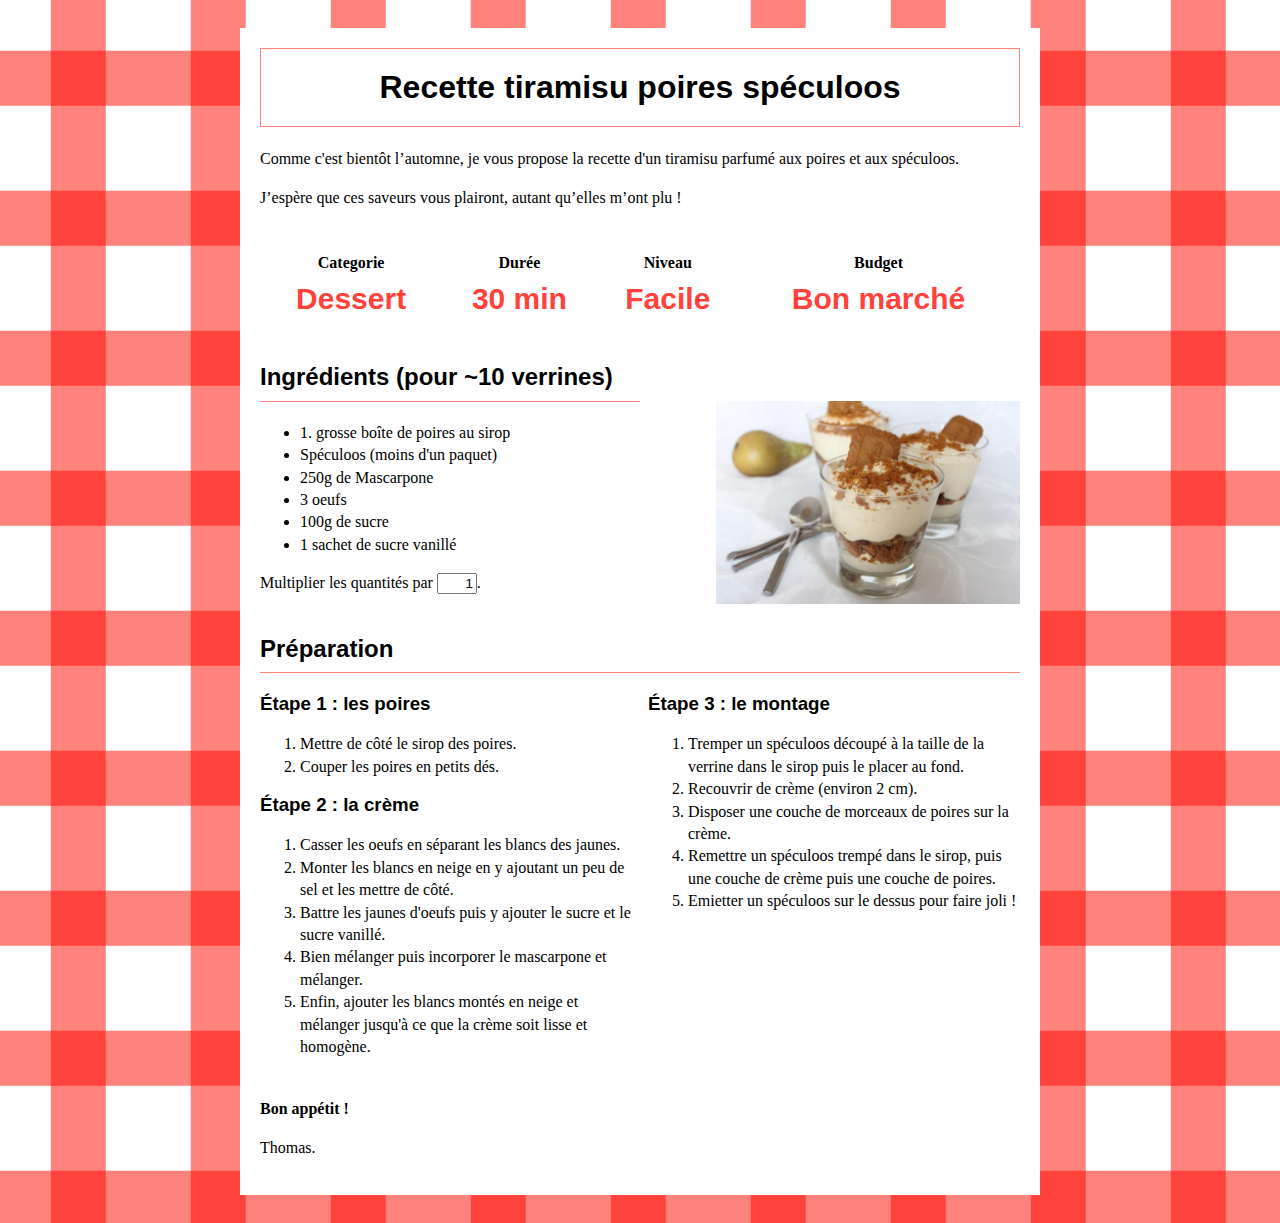
<file: cuisine/Recette de cuisine/workspace/index.html>
<!DOCTYPE html>
<html lang="fr">
<head>
  <meta charset="utf-8">
  <title>Ma recette de tiramisu super mega bonne</title>

  <style>
    *{
      box-sizing : border-box;
    }
      html{
        font-family: "Times New Roman", Times, serif;
        font-size : 16px;
        line-height: 1.4;
      }
      body{
        padding : 20px;
        background-image : url("nappe.jpg");
      }
      main{
        border : 1px;
        max-width : 800px;
        margin : auto;
        padding : 20px;
        border-color: #aaaaaa;
        background-color : #ffffff;
      }
      h1,
      h2,
      h3,
      h4,
      h5,
      h6{
        font-family: "Helvetica", Arial, sans-serif;
        line-height: 1.15;
      }

    h1{
      border-color:#ff827c;
      border-style:solid;
      border-width:1px;
      padding : 20px;
      margin-top:0px;
      text-align:center;
    }

    .imageH2{
      width :50%;
    }

    h2{
      border-bottom: 1px solid #ff827c;
      padding-bottom : 10px;
      margin-top : 40px;
    }
    h3{
      margin-top:0;
    }
    img{
      float : right;
      width : 40%;
      margin-top : 5%;
      margin-bottom : 5%;
    }

    div{
      columns : 2;
      width : 100%;
      margin-bottom : 40px;
    }

    ol {
      page-break-inside : avoid;
    }

    table{
      width : 100%;
      margin-top : 40px;
      margin-bottom : 40px;
    }
    td{
      font-family: "Helvetica", Arial, sans-serif;
      font-weight:bold;
      color : #ff423c;
      font-size : 30px;
      text-align : center;
    }
    input{
      width : 3em;
      text-align : right;
    }
  </style>
</head>

<body>
  <main>
    <h1>Recette tiramisu poires spéculoos</h1>

    <p>Comme c'est bientôt l’automne, je vous propose la recette d'un tiramisu parfumé aux poires et aux spéculoos.</p>
    <p>J’espère que ces saveurs vous plairont, autant qu’elles m’ont plu !</p>

    <table>
      <tr>
        <th scope="col">Categorie</th>
        <th scope="col">Durée</th>
        <th scope="col">Niveau</th>
        <th scope="col">Budget</th>
      </tr>
      <tr>
        <td>Dessert</td>
        <td>30 min</td>
        <td>Facile</td>
        <td>Bon marché</td>
      </tr>
    </table>

    <img src="tiramisu.jpg" alt="une image de mon tiramisu">

    <h2 class="imageH2">
      Ingrédients (pour ~<span data-value="10">10</span> verrines)
    </h2>

    <ul>
      <li> <span data-value="1">1</span>. grosse boîte de poires au sirop</li>
      <li>Spéculoos (moins d'un paquet)</li>
      <li><span data-value="250">250</span>g de Mascarpone</li>
      <li><span data-value="3">3</span> oeufs</li>
      <li><span data-value="100">100</span>g de sucre</li>
      <li><span data-value="1">1</span> sachet de sucre vanillé</li>
    </ul>

    <p>
    Multiplier les quantités par
    <input type="text" name="mult" value="1">.
    </p>
    <h2>
      Préparation
    </h2>

    <div>
        <h3>
          Étape 1 : les poires
        </h3>
        <ol>
          <li> Mettre de côté le sirop des poires. </li>
          <li>Couper les poires en petits dés.</li>
        </ol>
        <h3>
          Étape 2 : la crème
        </h3>
        <ol>
          <li>Casser les oeufs en séparant les blancs des jaunes.</li>
          <li>Monter les blancs en neige en y ajoutant un peu de sel et les mettre de côté.</li>
          <li>Battre les jaunes d'oeufs puis y ajouter le sucre et le sucre vanillé.</li>
          <li>Bien mélanger puis incorporer le mascarpone et mélanger.</li>
          <li>Enfin, ajouter les blancs montés en neige et mélanger jusqu'à ce que la crème soit lisse et homogène.</li>
        </ol>
        <h3>
          Étape 3 : le montage
        </h3>
        <ol>
          <li>Tremper un spéculoos découpé à la taille de la verrine dans le sirop puis le placer au fond.</li>
          <li>Recouvrir de crème (environ 2 cm).</li>
          <li>Disposer une couche de morceaux de poires sur la crème.</li>
          <li>Remettre un spéculoos trempé dans le sirop, puis une couche de crème puis une couche de poires.</li>
          <li>Emietter un spéculoos sur le dessus pour faire joli !</li>
        </ol>
      </div>
    <p><b>Bon appétit !</b></p>
    <p>Thomas.</p>

  </main>
  <script>
    (function() {
      var elList = document.getElementsByTagName("input");
      var spanList = Array.from(document.getElementsByTagName("span"));
      inputEl = elList[0];
      inputEl.addEventListener('input',function(){
        if(!isNaN(parseInt(event.target.value))  && parseInt(event.target.value) > 0) {
          spanList.forEach(function(span) {
              console.log(span);
              span.innerHTML = parseInt(event.target.value) * parseInt(span.getAttribute("data-value"));
          })
        }
      });
    })();

    /* //---------------Correction
    (function(){
        function updateQuantity(){
          spanList.forEach(function(spanElement) {
              spanElement.innerHTML = parseInt(event.target.value) * parseInt(spanElement.getAttribute("data-value"));
          })
        }
        const inputElement = document.querySelector("input")
        const spanElementList = Array.from(document.querySelector("[data-value]"))
        inputElement.addEventListener('input',updateQuantity)
        updateQuantity()
    })
    */
  </script>
</body>
</file>
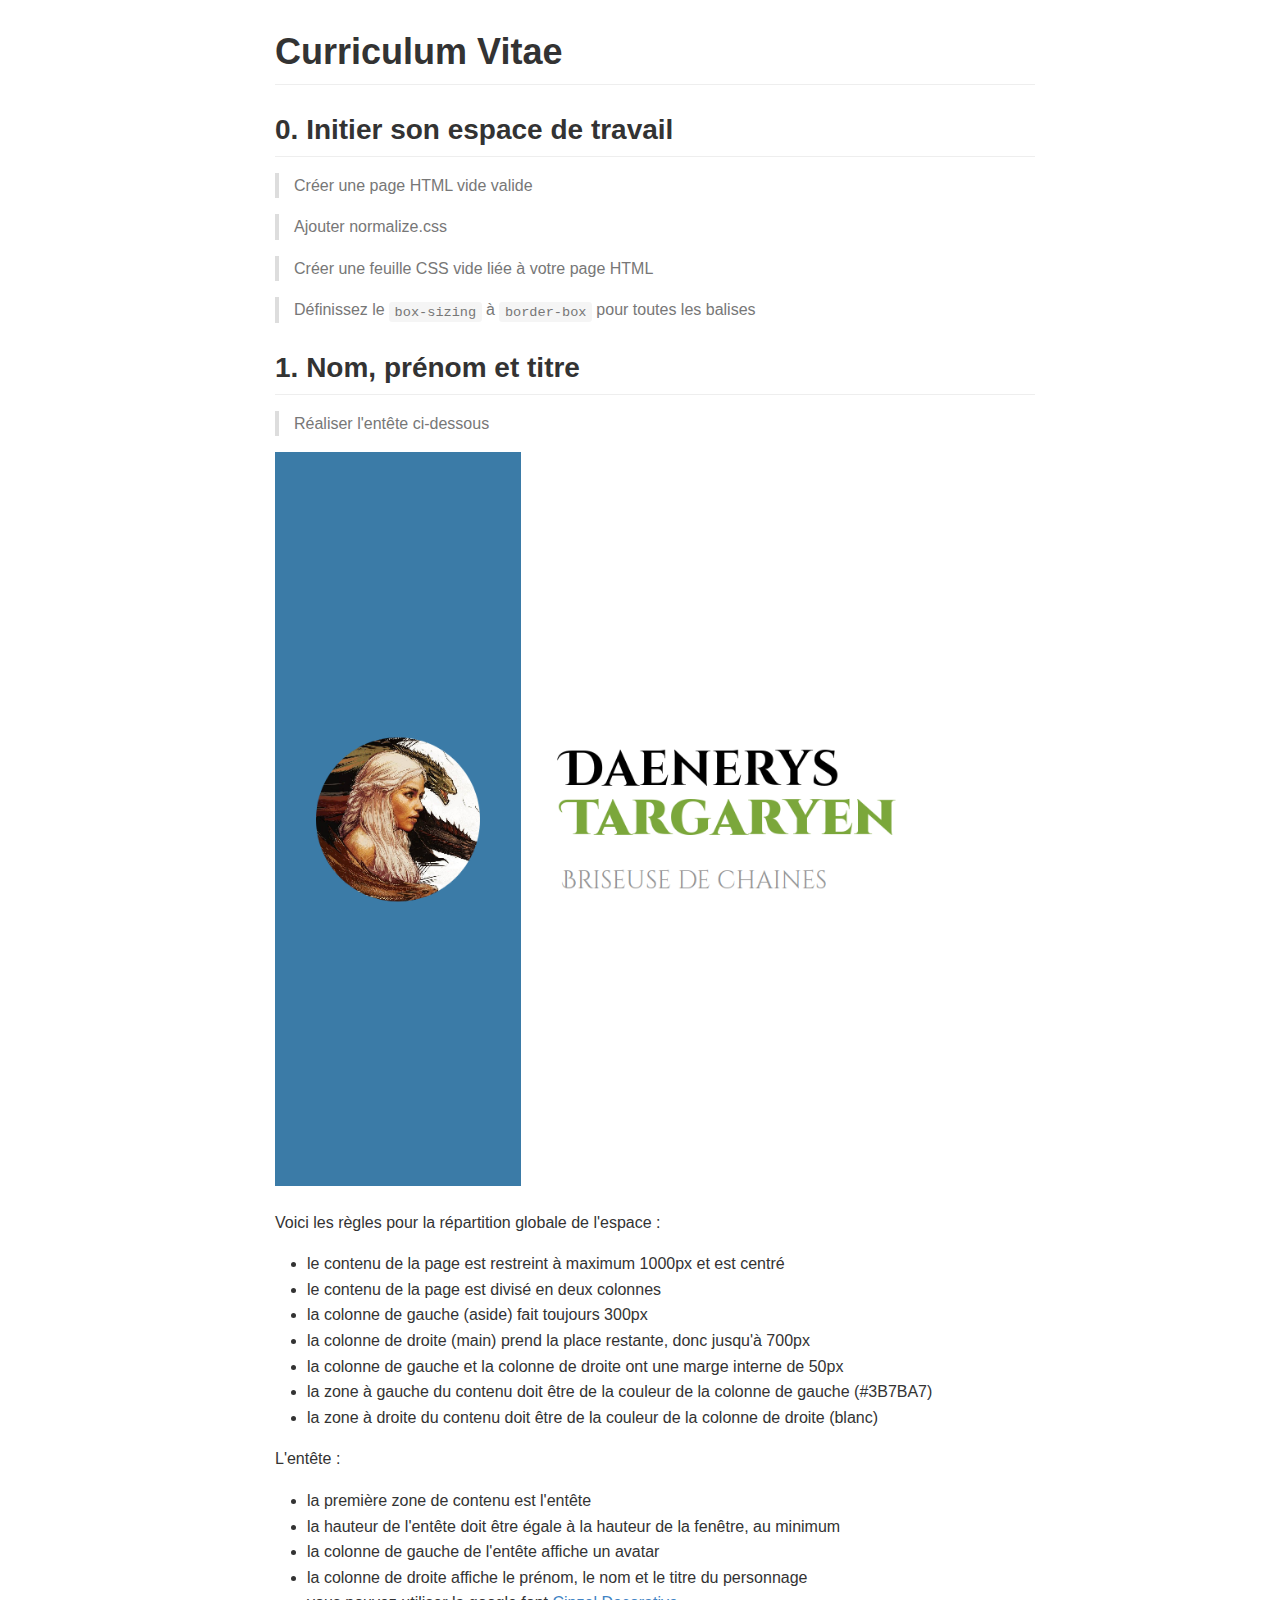
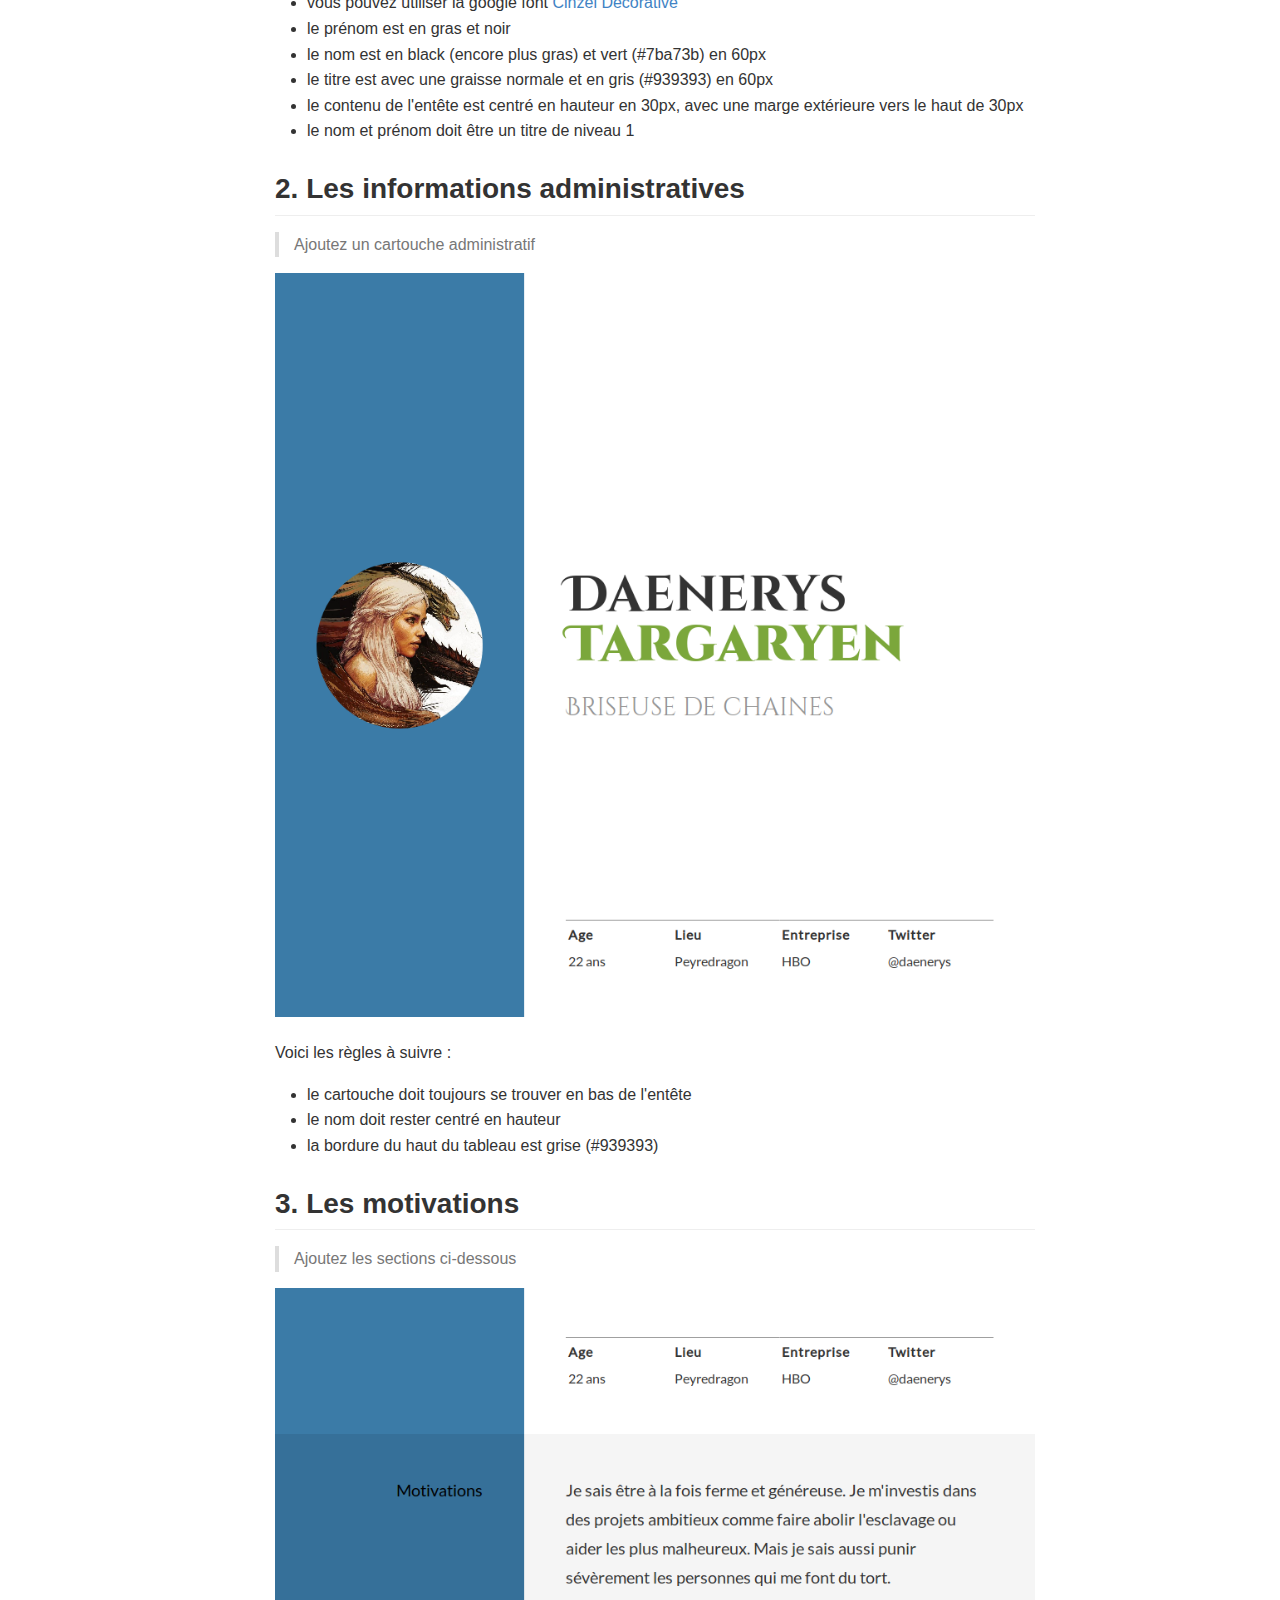
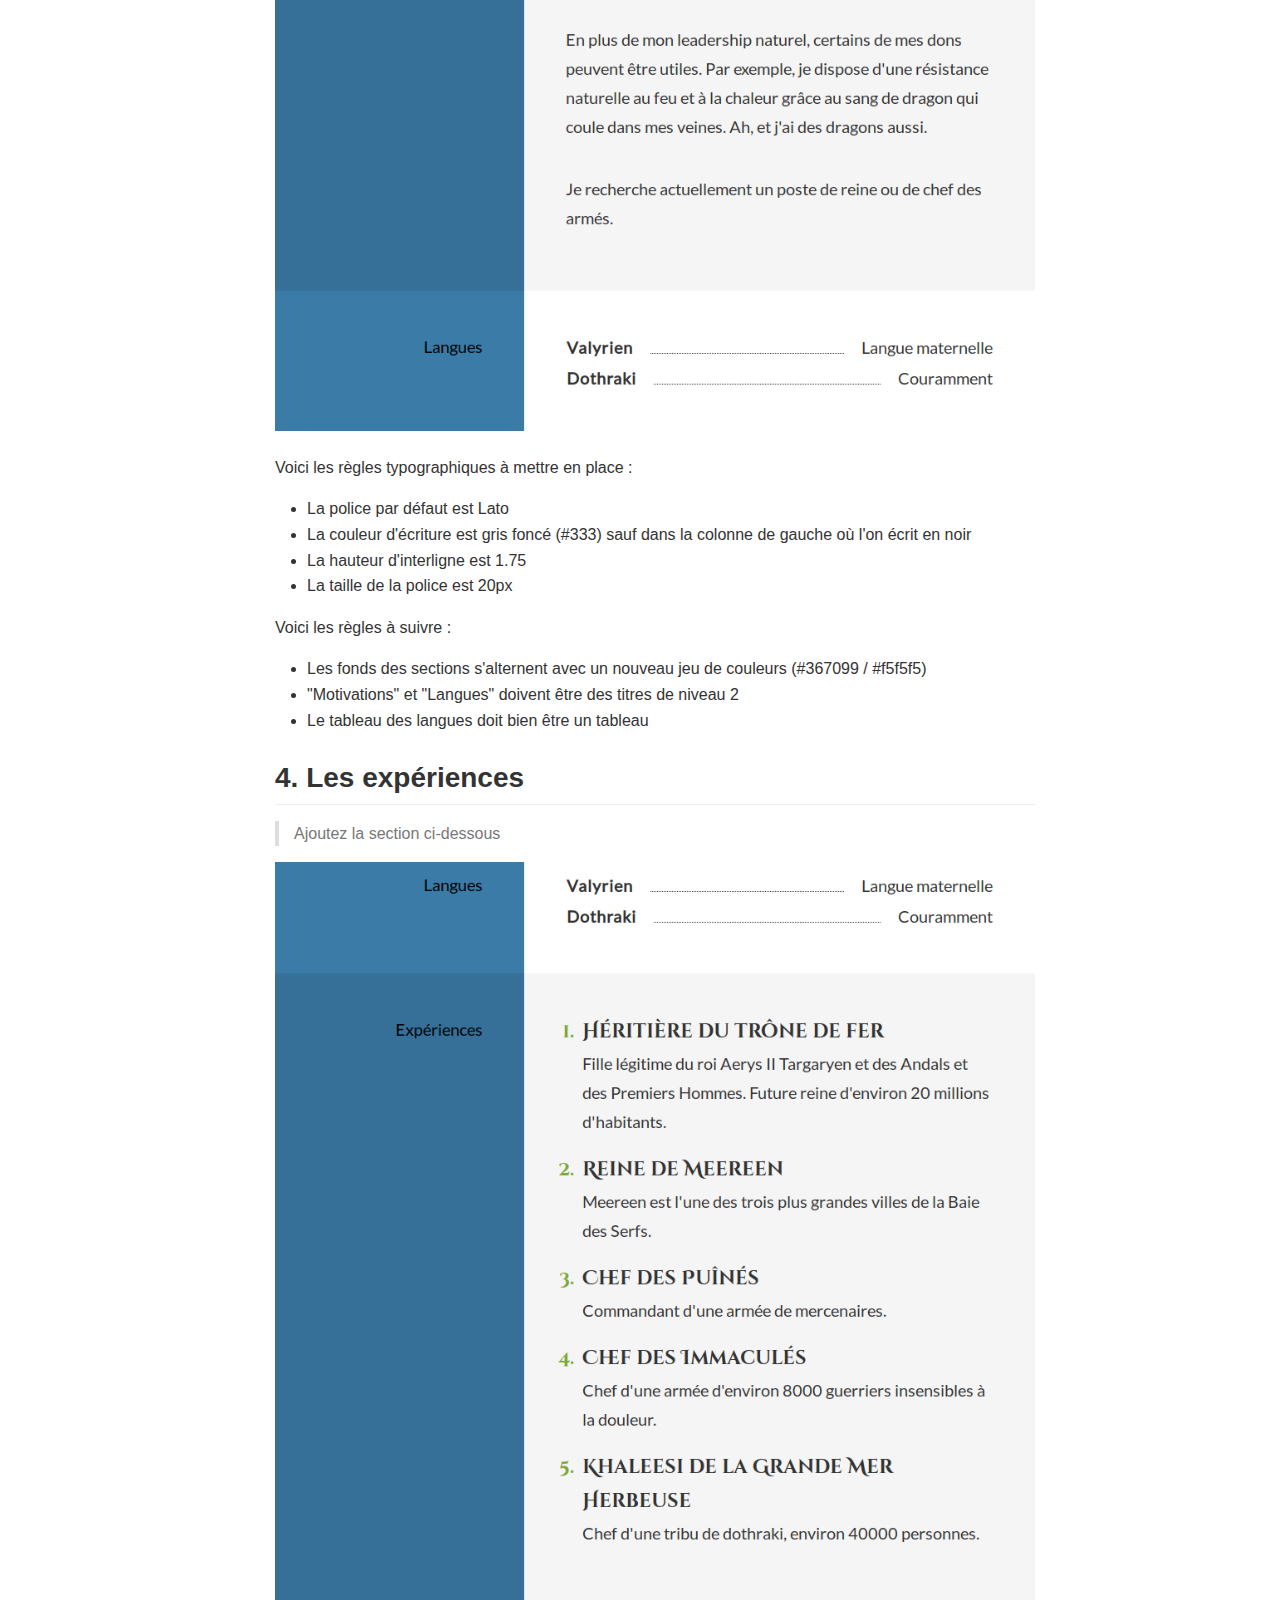
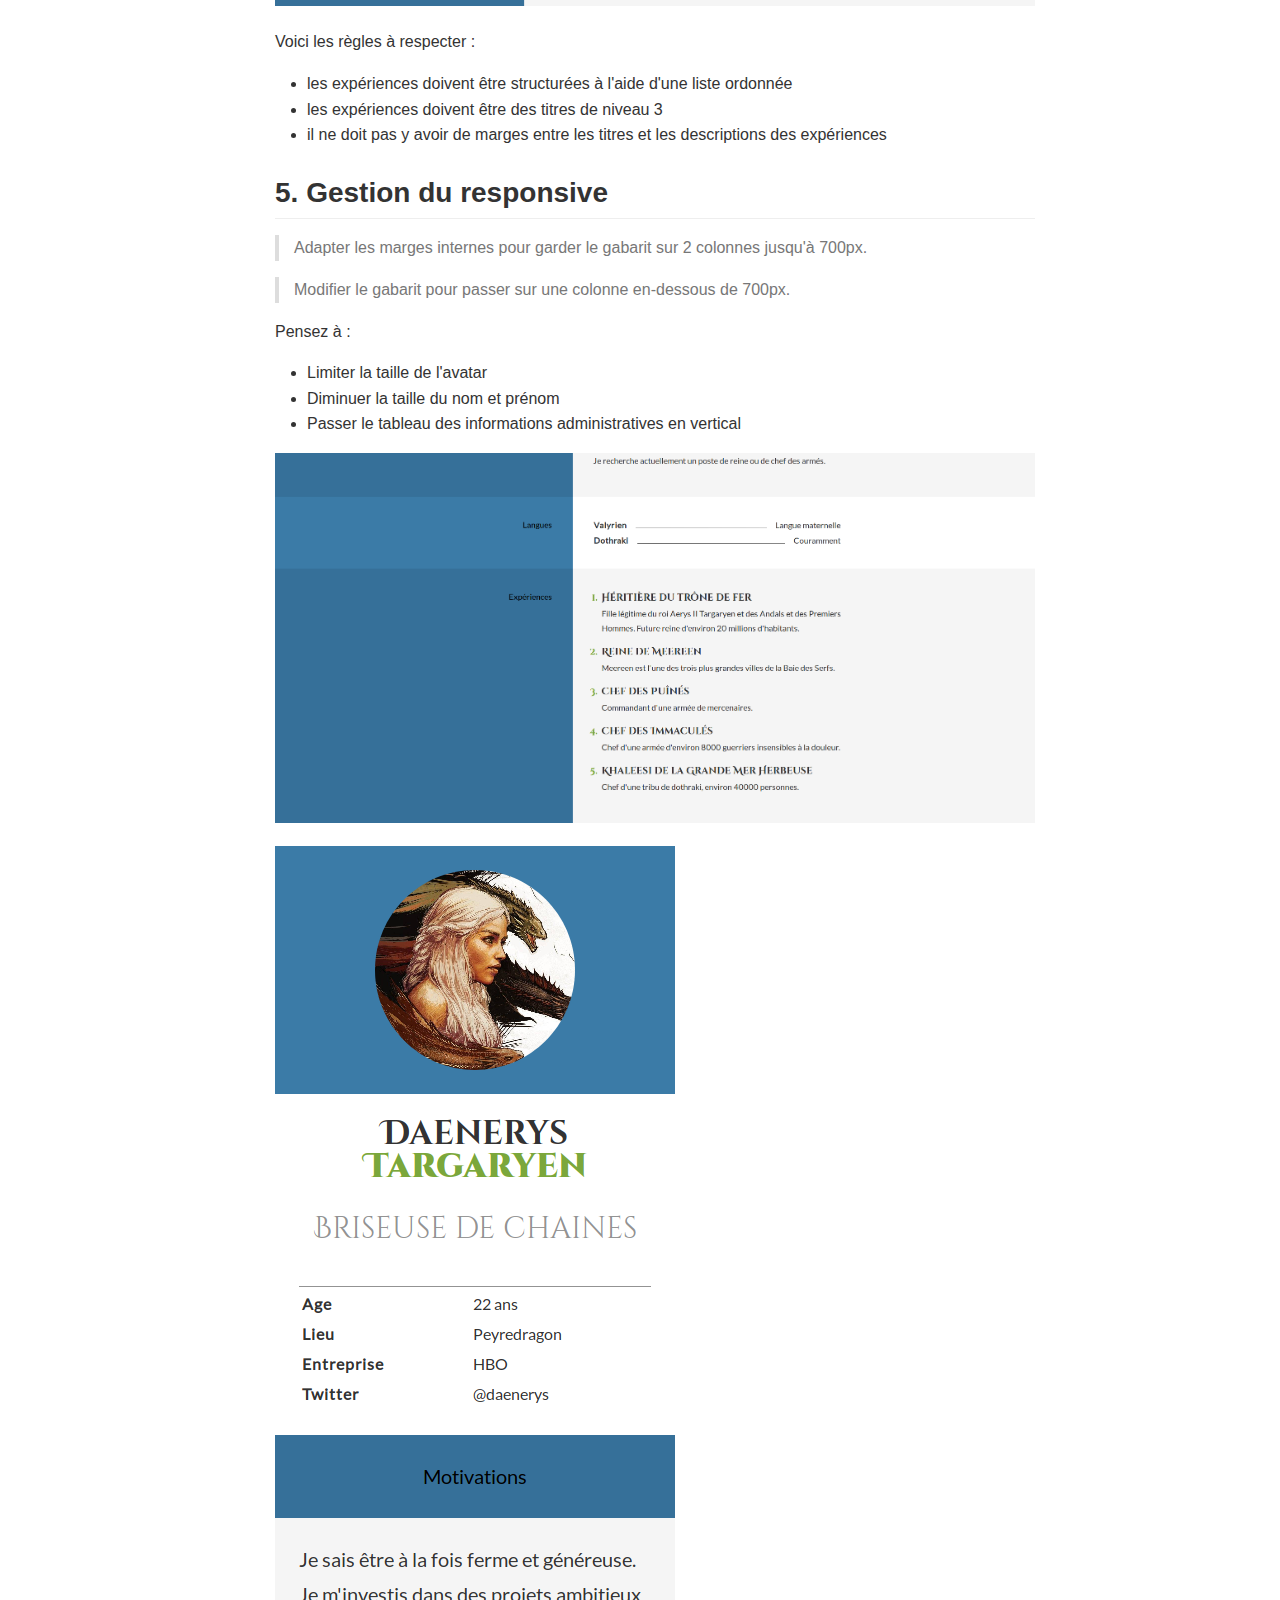
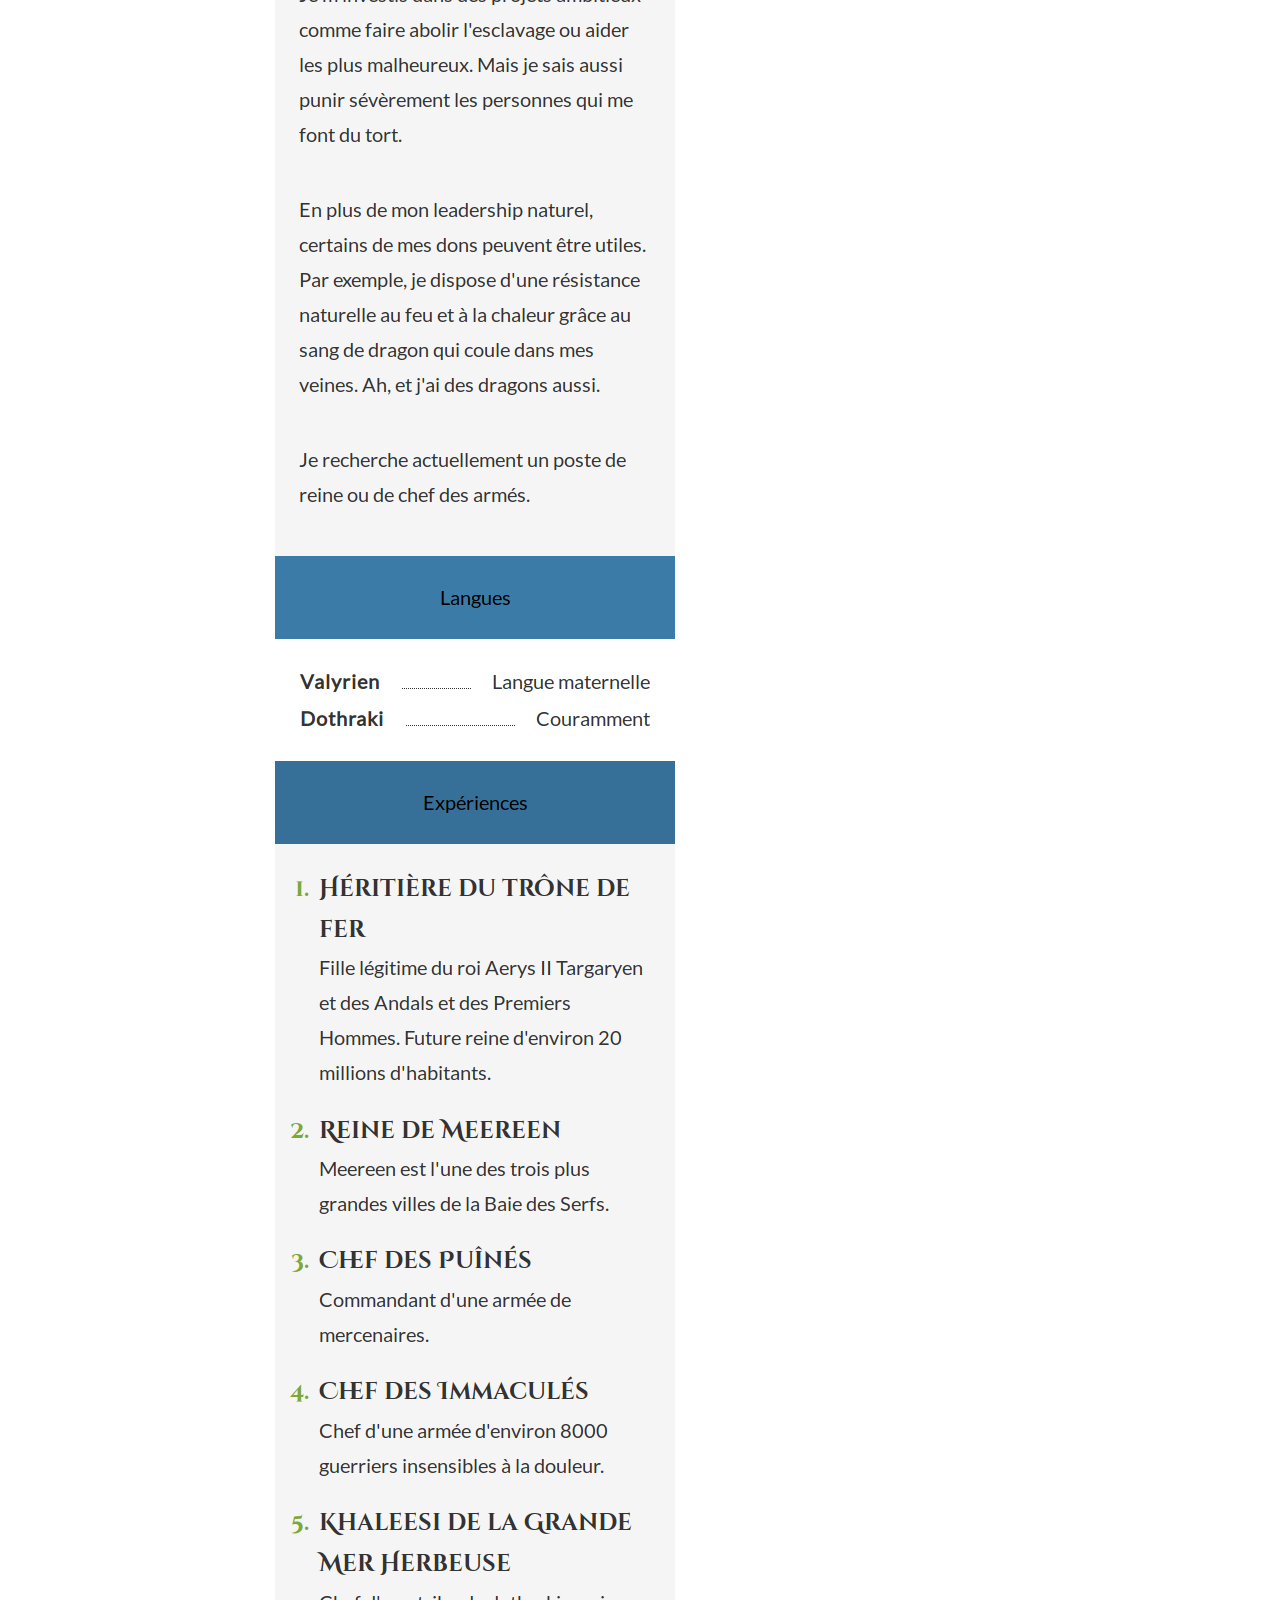
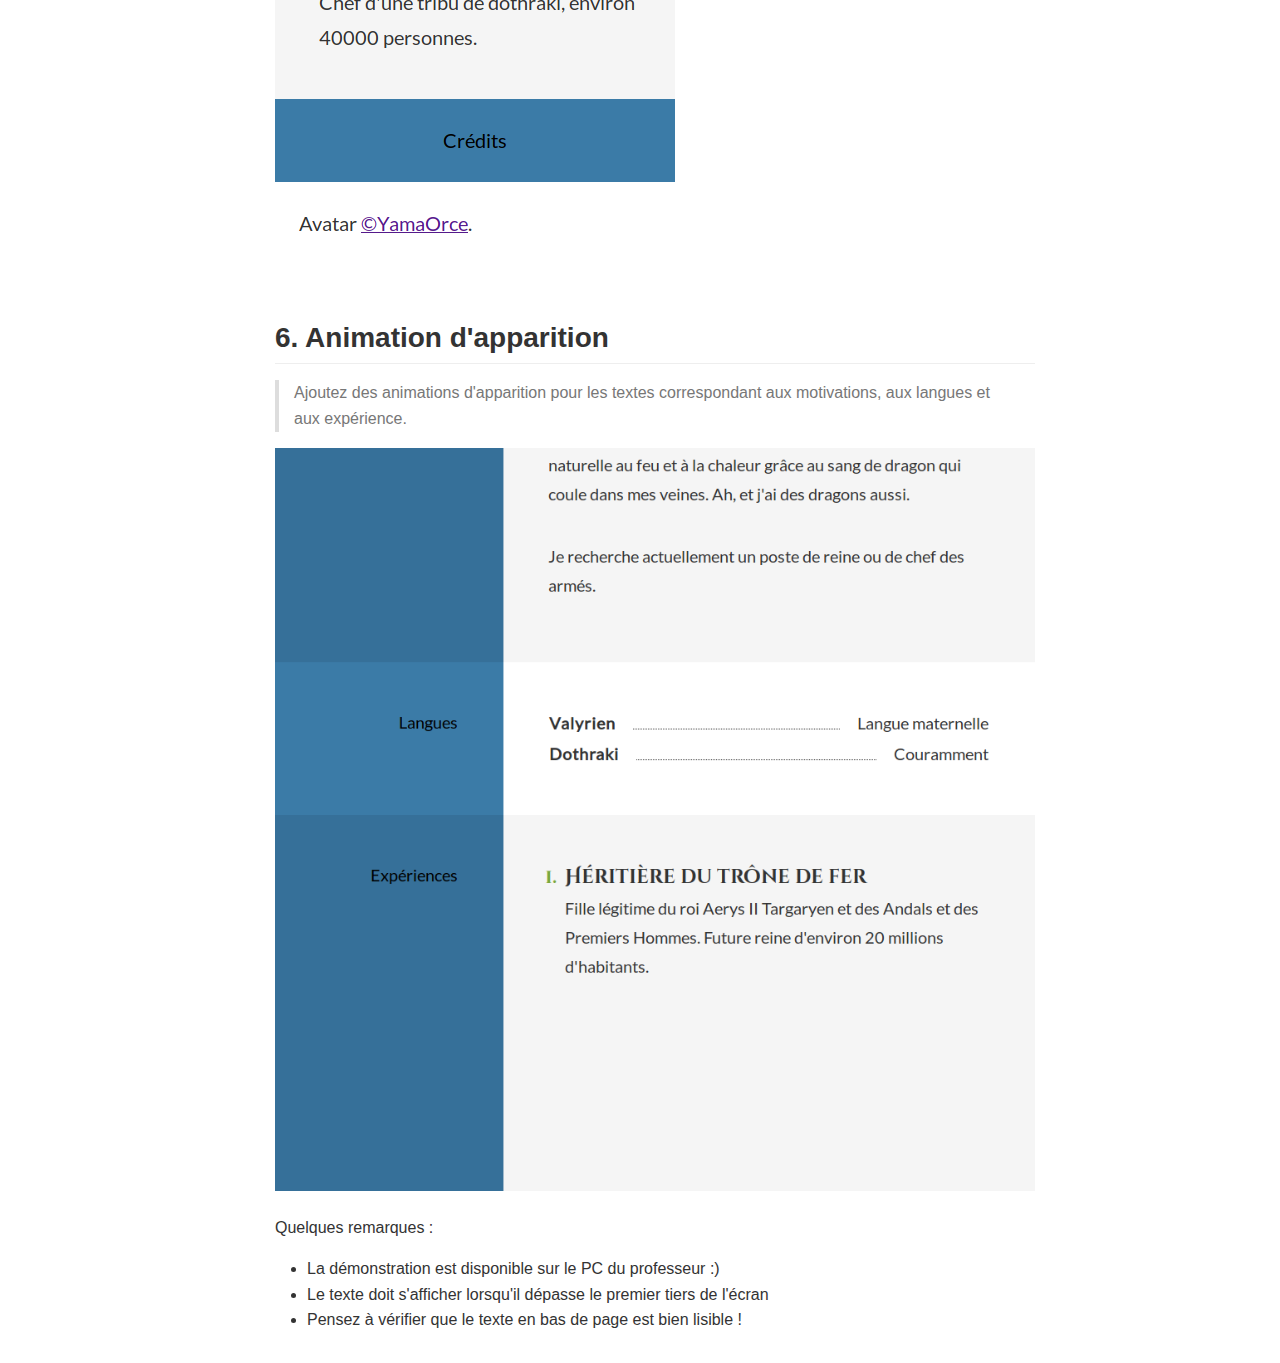
<file: CV/TP.html>
<!doctype html>
<html>
  <head>
    <meta charset="utf-8">
    <meta name="viewport" content="width=device-width, initial-scale=1, minimal-ui">
    <title>Curriculum Vitae</title>
    <link type="text/css" rel="stylesheet" href="assets/css/github-markdown.css">
    <link type="text/css" rel="stylesheet" href="assets/css/pilcrow.css">
    <link type="text/css" rel="stylesheet" href="assets/css/hljs-github.min.css"/>
  </head>
  <body>
    <article class="markdown-body"><h1 id="curriculum-vitae"><a class="header-link" href="#curriculum-vitae"></a>Curriculum Vitae</h1>
<h2 id="0.-initier-son-espace-de-travail"><a class="header-link" href="#0.-initier-son-espace-de-travail"></a>0. Initier son espace de travail</h2>
<blockquote>
<p>Créer une page HTML vide valide</p>
</blockquote>
<blockquote>
<p>Ajouter normalize.css</p>
</blockquote>
<blockquote>
<p>Créer une feuille CSS vide liée à votre page HTML</p>
</blockquote>
<blockquote>
<p>Définissez le <code>box-sizing</code> à <code>border-box</code> pour toutes les balises</p>
</blockquote>
<h2 id="1.-nom,-prénom-et-titre"><a class="header-link" href="#1.-nom,-prénom-et-titre"></a>1. Nom, prénom et titre</h2>
<blockquote>
<p>Réaliser l&#39;entête ci-dessous</p>
</blockquote>
<p class="img-container"><img src="./screenshots/step1-tablet.png" alt="étape 1"></p>
<p>Voici les règles pour la répartition globale de l&#39;espace :</p>
<ul class="list">
<li>le contenu de la page est restreint à maximum 1000px et est centré</li>
<li>le contenu de la page est divisé en deux colonnes  </li>
<li>la colonne de gauche (aside) fait toujours 300px</li>
<li>la colonne de droite (main) prend la place restante, donc jusqu&#39;à 700px</li>
<li>la colonne de gauche et la colonne de droite ont une marge interne de 50px</li>
<li>la zone à gauche du contenu doit être de la couleur de la colonne de gauche (#3B7BA7)</li>
<li>la zone à droite du contenu doit être de la couleur de la colonne de droite (blanc)</li>
</ul>
<p>L&#39;entête :</p>
<ul class="list">
<li>la première zone de contenu est l&#39;entête</li>
<li>la hauteur de l&#39;entête doit être égale à la hauteur de la fenêtre, au minimum</li>
<li>la colonne de gauche de l&#39;entête affiche un avatar</li>
<li>la colonne de droite affiche le prénom, le nom et le titre du personnage</li>
<li>vous pouvez utiliser la google font <a href="https://fonts.google.com/specimen/Cinzel+Decorative">Cinzel Decorative</a></li>
<li>le prénom est en gras et noir</li>
<li>le nom est en black (encore plus gras) et vert (#7ba73b) en 60px</li>
<li>le titre est avec une graisse normale et en gris (#939393) en 60px</li>
<li>le contenu de l&#39;entête est centré en hauteur en 30px, avec une marge extérieure vers le haut de 30px</li>
<li>le nom et prénom doit être un titre de niveau 1</li>
</ul>
<h2 id="2.-les-informations-administratives"><a class="header-link" href="#2.-les-informations-administratives"></a>2. Les informations administratives</h2>
<blockquote>
<p>Ajoutez un cartouche administratif</p>
</blockquote>
<p class="img-container"><img src="./screenshots/step2-tablet.png" alt="étape 2"></p>
<p>Voici les règles à suivre :</p>
<ul class="list">
<li>le cartouche doit toujours se trouver en bas de l&#39;entête</li>
<li>le nom doit rester centré en hauteur</li>
<li>la bordure du haut du tableau est grise (#939393)</li>
</ul>
<h2 id="3.-les-motivations"><a class="header-link" href="#3.-les-motivations"></a>3. Les motivations</h2>
<blockquote>
<p>Ajoutez les sections ci-dessous</p>
</blockquote>
<p class="img-container"><img src="./screenshots/step3-tablet.png" alt="étape 3"></p>
<p>Voici les règles typographiques à mettre en place :</p>
<ul class="list">
<li>La police par défaut est Lato</li>
<li>La couleur d&#39;écriture est gris foncé (#333) sauf dans la colonne de gauche où l&#39;on écrit en noir</li>
<li>La hauteur d&#39;interligne est 1.75</li>
<li>La taille de la police est 20px</li>
</ul>
<p>Voici les règles à suivre :</p>
<ul class="list">
<li>Les fonds des sections s&#39;alternent avec un nouveau jeu de couleurs (#367099 / #f5f5f5)</li>
<li>&quot;Motivations&quot; et &quot;Langues&quot; doivent être des titres de niveau 2</li>
<li>Le tableau des langues doit bien être un tableau </li>
</ul>
<h2 id="4.-les-expériences"><a class="header-link" href="#4.-les-expériences"></a>4. Les expériences</h2>
<blockquote>
<p>Ajoutez la section ci-dessous</p>
</blockquote>
<p class="img-container"><img src="./screenshots/step4-tablet.png" alt="étape 4"></p>
<p>Voici les règles à respecter :</p>
<ul class="list">
<li>les expériences doivent être structurées à l&#39;aide d&#39;une liste ordonnée</li>
<li>les expériences doivent être des titres de niveau 3</li>
<li>il ne doit pas y avoir de marges entre les titres et les descriptions des expériences</li>
</ul>
<h2 id="5.-gestion-du-responsive"><a class="header-link" href="#5.-gestion-du-responsive"></a>5. Gestion du responsive</h2>
<blockquote>
<p>Adapter les marges internes pour garder le gabarit sur 2 colonnes jusqu&#39;à 700px.</p>
</blockquote>
<blockquote>
<p>Modifier le gabarit pour passer sur une colonne en-dessous de 700px.  </p>
</blockquote>
<p>Pensez à :</p>
<ul class="list">
<li>Limiter la taille de l&#39;avatar</li>
<li>Diminuer la taille du nom et prénom</li>
<li>Passer le tableau des informations administratives en vertical</li>
</ul>
<p class="img-container"><img src="./screenshots/step4.png" alt="étape 5"></p>
<p class="img-container"><img src="./screenshots/step5-mobile.png" alt="étape 5 mobile"></p>
<h2 id="6.-animation-d'apparition"><a class="header-link" href="#6.-animation-d'apparition"></a>6. Animation d&#39;apparition</h2>
<blockquote>
<p>Ajoutez des animations d&#39;apparition pour les textes correspondant aux motivations, aux langues et aux expérience.</p>
</blockquote>
<p class="img-container"><img src="./screenshots/step6-tablet.png" alt="étape 6"></p>
<p>Quelques remarques :</p>
<ul class="list">
<li>La démonstration est disponible sur le PC du professeur :)</li>
<li>Le texte doit s&#39;afficher lorsqu&#39;il dépasse le premier tiers de l&#39;écran</li>
<li>Pensez à vérifier que le texte en bas de page est bien lisible !</li>
</ul>
    </article>
  </body>
</html>
</file>
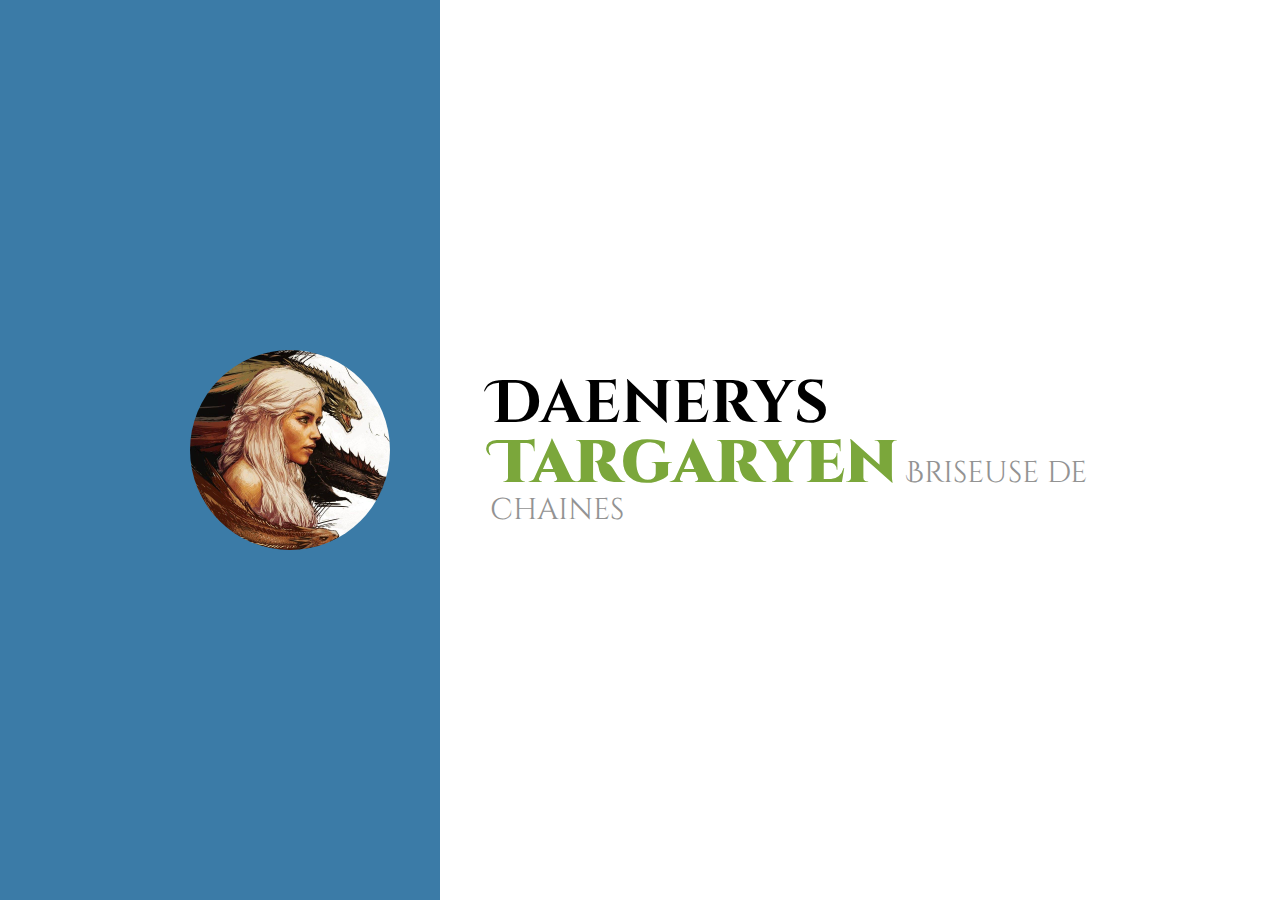
<file: CV/solutions/step1.html>
<!doctype html>
<html lang="fr">
<head>
    <meta charset="utf-8">
    <title>Curriculum Vitae de Daenerys Targaryen</title>
    <meta name="viewport" content="width=device-width, initial-scale=1.0" />
    <link href="./normalize.css" rel="stylesheet" />
    <link href="https://fonts.googleapis.com/css?family=Cinzel+Decorative:400,700,900" rel="stylesheet">

    <style>
        * {
            box-sizing: border-box;
        }

        .header {
            background: linear-gradient(to right, #3B7BA7 0%, #3B7BA7 50%, white 50%, white);
            height: 100vh;
        }

        .container {
            display: flex;

            max-width: 1000px;
            height: 100%;
            margin: auto;

        }

        .aside {
            flex: none;
            display: flex;
            align-items: center;
            width: 300px;
            padding: 50px;
            background: #3B7BA7;
        }

        .avatar {
            border-radius: 50%;
            width: 100%;
        }

        .main {
            flex: auto;
            display: flex;
            flex-direction: column;
            justify-content: center;
            padding: 50px;

            background: white;
        }

        .name {
            margin: 0;
            font-family: 'Cinzel Decorative', cursive;
            font-weight: 700;
            line-height: 1;
        }

        .name-firstname {
            font-size: 60px;
        }

        .name-lastname {
            font-size: 60px;
            font-weight: 900;
            color: #7ba73b;
        }

        .name-title {
            margin-top: 30px;
            font-size: 30px;
            font-weight: normal;
            color: #939393;
        }
    </style>
</head>
<body>
    <div class="header">
        <div class="container">
            <div class="aside">
                <img src="avatar.jpg" class="avatar" alt="" />
            </div>
            <div class="main">
                <h1 class="name">
                    <span class="name-firstname">Daenerys</span>
                    <span class="name-lastname">Targaryen</span>
                    <span class="name-title">Briseuse de chaines</span>
                </h1>
            </div>
        </div>
    </div>


</body>
</html>
</file>
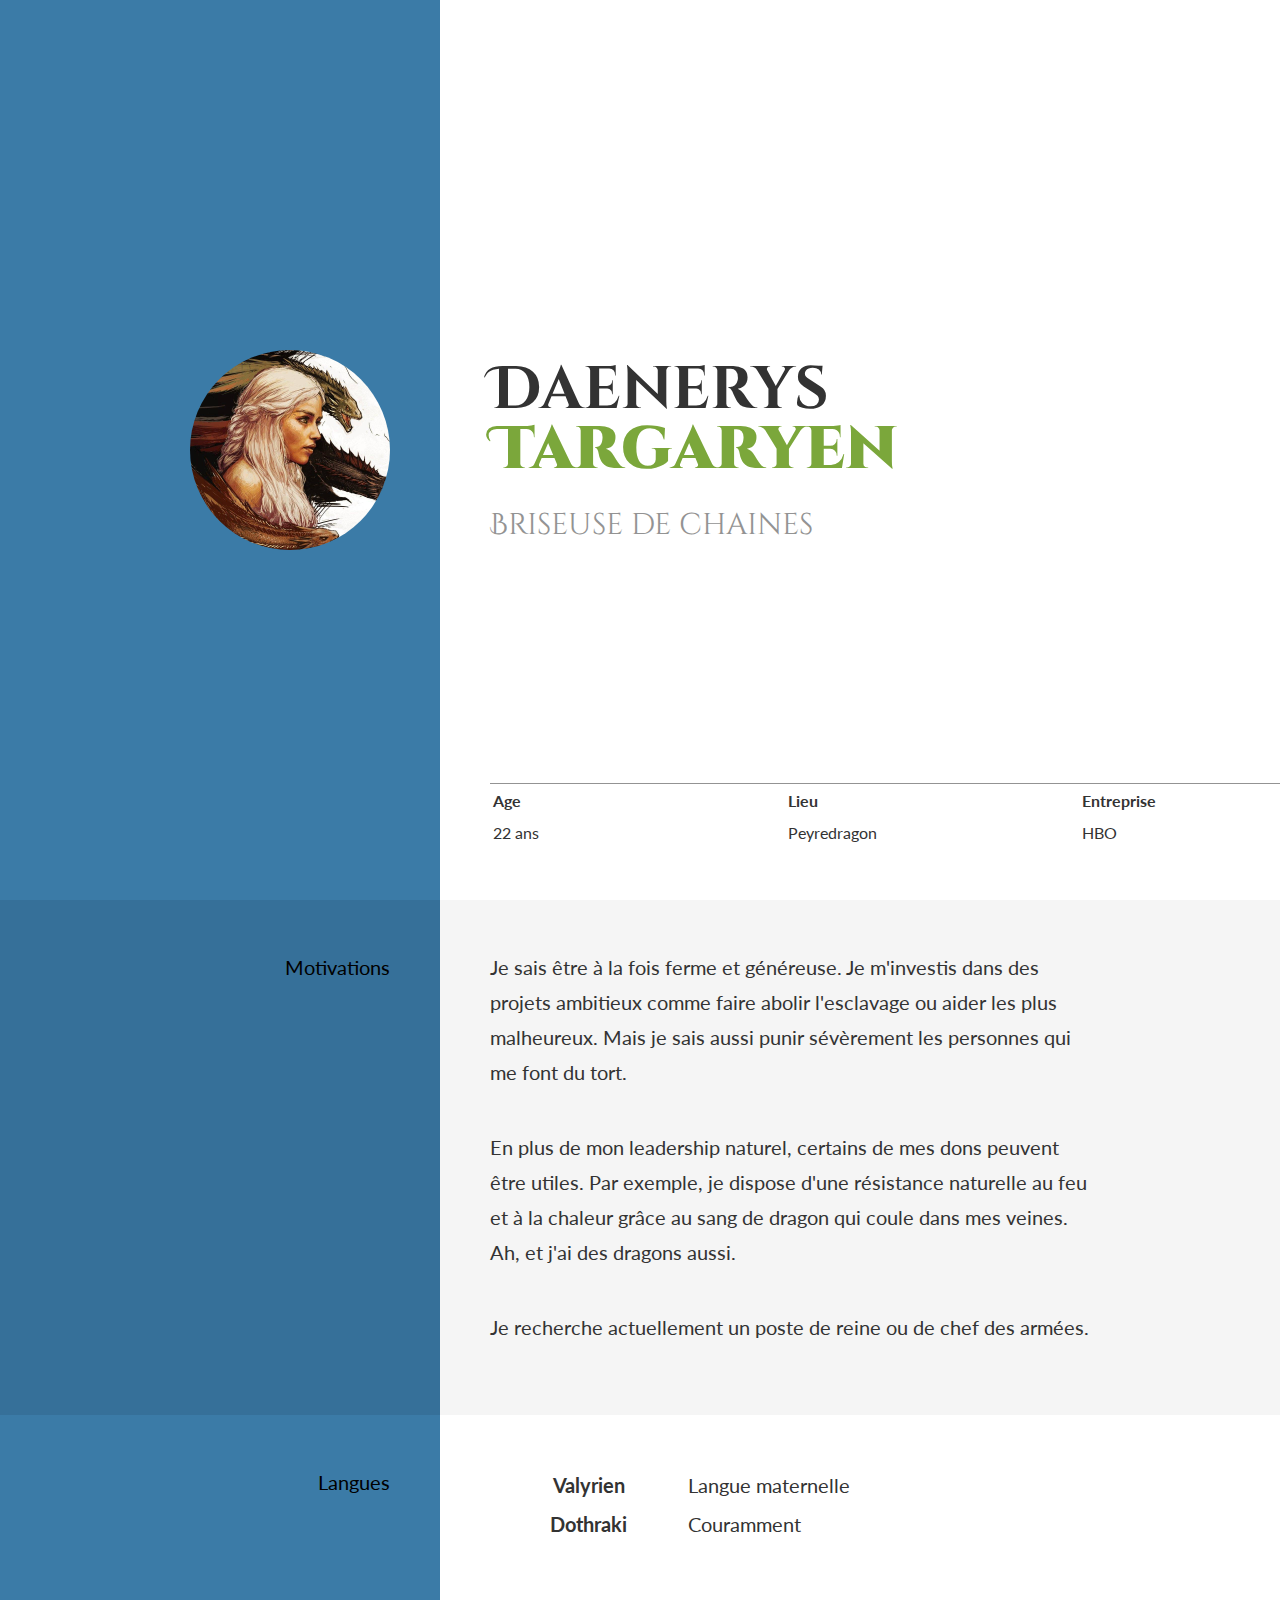
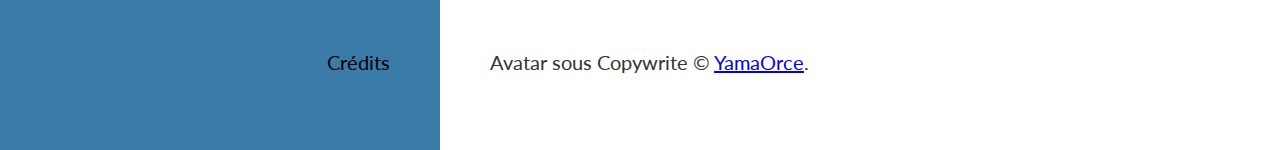
<file: CV/solutions/step3.html>
<!doctype html>
<html lang="fr">
<head>
    <meta charset="utf-8">
    <title>Curriculum Vitae de Daenerys Targaryen</title>
    <meta name="viewport" content="width=device-width, initial-scale=1.0" />
    <link href="./normalize.css" rel="stylesheet" />
    <link href="https://fonts.googleapis.com/css?family=Lato|Cinzel+Decorative:400,700,900" rel="stylesheet">

    <style>
	* {
	    box-sizing: border-box;
	}

	html {
	    font-size: 20px;
	    font-family: Lato, "Helvetica Neue", Helvetica, Arial, sans-serif;
	    line-height: 1.75;
	    color: #333;
	}

	h2 {
	    font-weight: normal;
	    font-size: 20px;
	    margin: 0;
	}

	h3 {
	    font-family: 'Cinzel Decorative', cursive;
	    margin: 0;
	}

	p:first-child {
	    margin-top: 0;
	}

	.section {
	    background: linear-gradient(to right, #3B7BA7 0%, #3B7BA7 50%, white 50%, white);
	}

	.section--odd {
	    background: linear-gradient(to right, #367099 0%, #367099 50%, #f5f5f5 50%, #f5f5f5);
	}

	.container {
	    display: flex;

	    max-width: 1000px;
	    height: 100%;
	    margin: auto;

	}

	.aside {
	    flex: none;
	    display: flex;
	    justify-content: flex-end;
	    width: 300px;
	    padding: 50px;
	    background: #3B7BA7;
	    color: black;
	}

	.section--header .aside {
	    align-items: center;
	}

	.section--odd .aside {
	    background: #367099;
	}

	.main {
	    flex: auto;
	    display: flex;
	    flex-direction: column;
	    justify-content: center;
	    padding: 50px;

	    background: white;
	}

	.section--odd .main {
	    background: #f5f5f5;
	}

	/* HEADER */
	.section--header {
	    height: 100vh;
	}

	.avatar {
	    border-radius: 50%;
	    width: 100%;
	}

	.name {
	    margin: 0;
	    font-family: 'Cinzel Decorative', cursive;
	    font-weight: 700;
	    line-height: 1;
	}

	.name-firstname {
	    display: block;
	    font-size: 60px;
	}

	.name-lastname {
	    display: block;
	    font-size: 60px;
	    font-weight: 900;
	    color: #7ba73b;
	}

	.name-title {
	    display: block;
	    margin-top: 30px;
	    font-size: 30px;
	    font-weight: normal;
	    color: #939393;
	}

        /* FILE */
        .file {
            position: absolute;
            bottom: 50px;

            width: calc(100% - 100px);
            table-layout: fixed;
            border-top: 1px solid #939393;
            font-size: 16px;
        }

        .file th {
            text-align: left;
        }

</style>
</head>
<body>
    <div class="section section--header">
        <div class="container">
            <div class="aside">
                <img src="avatar.jpg" class="avatar" alt="" />
            </div>
            <div class="main">
                <h1 class="name">
                    <span class="name-firstname">Daenerys</span>
                    <span class="name-lastname">Targaryen</span>
                    <span class="name-title">Briseuse de chaines</span>
                </h1>
                <table class="file">
                    <tr>
                        <th>Age</th>
                        <th>Lieu</th>
                        <th>Entreprise</th>
                        <th>Twitter</th>
                    </tr>
                    <tr>
                        <td>22 ans</td>
                        <td>Peyredragon</td>
                        <td>HBO</td>
                        <td>@daenerys</td>
                    </tr>
                </table>
            </div>
        </div>
    </div>
    <div class="section section--odd">
        <div class="container">
            <div class="aside">
                <h2>Motivations</h2>
            </div>
            <div class="main">
                <p>
                    Je sais être à la fois ferme et généreuse.
                    Je m'investis dans des projets ambitieux comme faire abolir l'esclavage ou aider les plus malheureux.
                    Mais je sais aussi punir sévèrement les personnes qui me font du tort.
                </p>
                <p>
                    En plus de mon leadership naturel, certains de mes dons peuvent être utiles.
                    Par exemple, je dispose d'une résistance naturelle au feu et à la chaleur grâce au sang de dragon qui coule dans mes veines.
                    Ah, et j'ai des dragons aussi.
                </p>
                <p>Je recherche actuellement un poste de reine ou de chef des armées.</p>
            </div>
        </div>
    </div>
    <div class="section ">
        <div class="container">
            <div class="aside">
                <h2>Langues</h2>
            </div>
            <div class="main">
                <table class="lang">
                    <tr>
                        <th>Valyrien</th>
                        <td>Langue maternelle</td>
                    </tr>
                    <tr>
                        <th>Dothraki</th>
                        <td>Couramment</td>
                    </tr>
                </table>
            </div>
        </div>
    </div>
    <div class="section">
        <div class="container">
            <div class="aside">
                <h2>Crédits</h2>
            </div>
            <div class="main">
                <p>Avatar sous Copywrite © <a href="https://www.deviantart.com/yamaorce/art/Mother-of-Dragons-369124315">YamaOrce</a>.</p>
            </div>
        </div>
    </div>
</body>
</html>
</file>
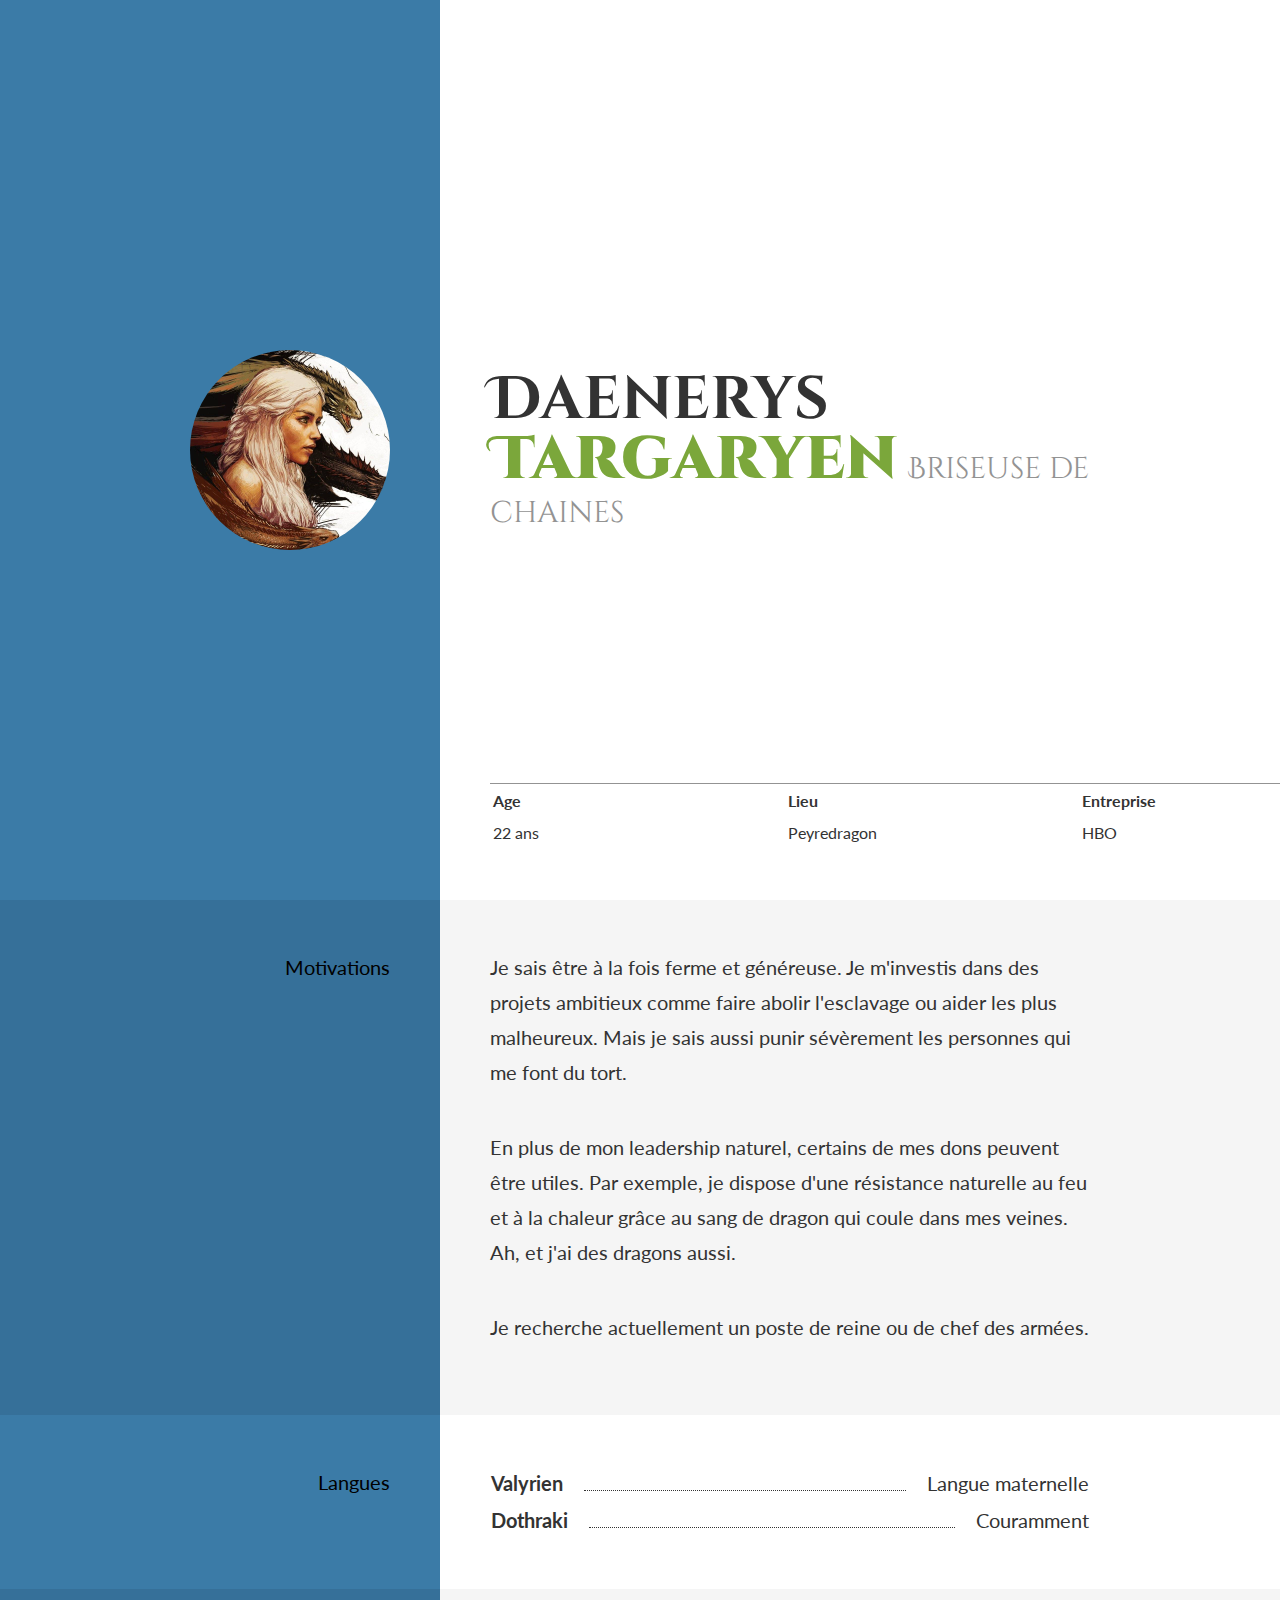
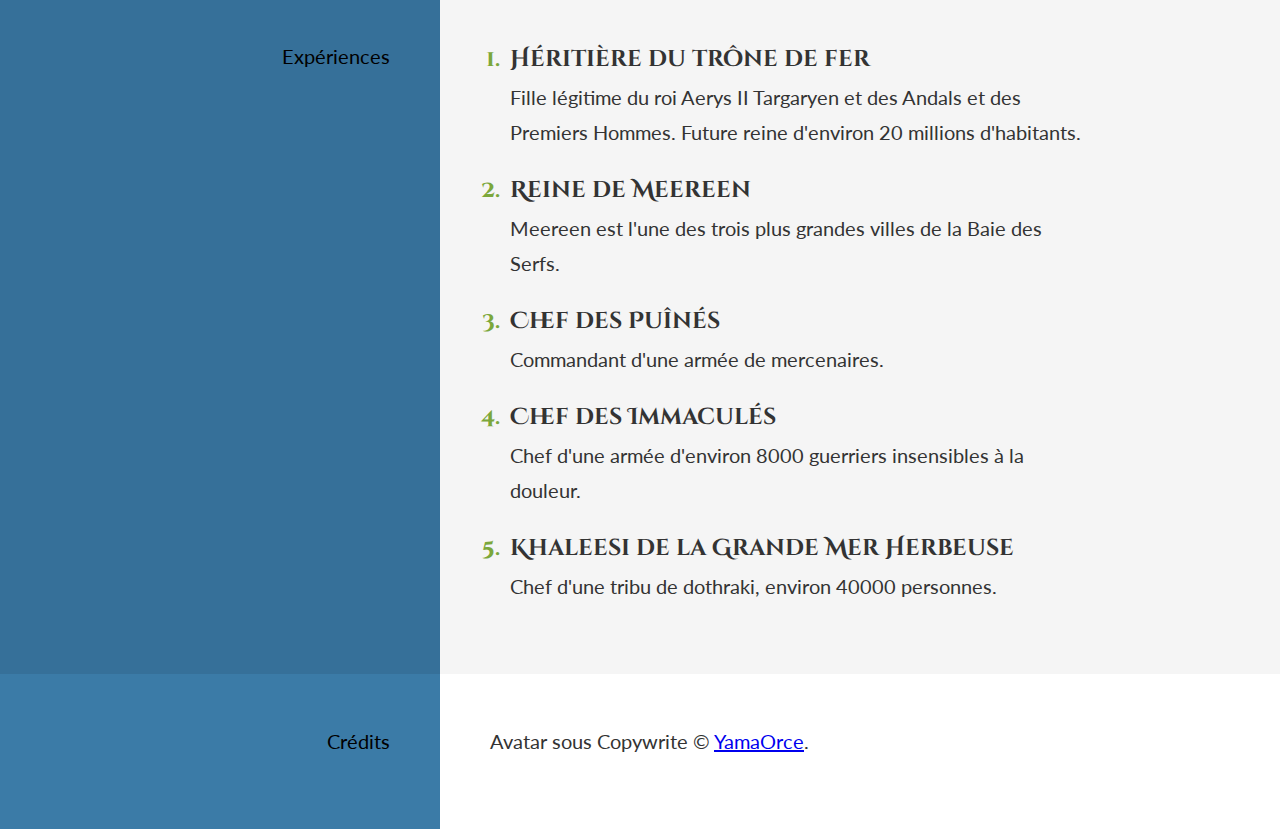
<file: CV/solutions/step4.html>
<!doctype html>
<html lang="fr">
<head>
    <meta charset="utf-8">
    <title>Curriculum Vitae de Daenerys Targaryen</title>
    <meta name="viewport" content="width=device-width, initial-scale=1.0" />
    <link href="./normalize.css" rel="stylesheet" />
    <link href="https://fonts.googleapis.com/css?family=Lato|Cinzel+Decorative:400,700,900" rel="stylesheet">

    <style>
        * {
            box-sizing: border-box;
        }

        html {
            font-size: 20px;
            font-family: Lato, "Helvetica Neue", Helvetica, Arial, sans-serif;
            line-height: 1.75;
            color: #333;
        }

        h2 {
            font-weight: normal;
            font-size: 20px;
            margin: 0;
        }

        h3 {
            font-family: 'Cinzel Decorative', cursive;
            margin: 0;
        }

        p:first-child {
            margin-top: 0;
        }

        .section {
            background: linear-gradient(to right, #3B7BA7 0%, #3B7BA7 50%, white 50%, white);
        }

        .section--odd {
            background: linear-gradient(to right, #367099 0%, #367099 50%, #f5f5f5 50%, #f5f5f5);
        }

        .container {
            display: flex;

            max-width: 1000px;
            height: 100%;
            margin: auto;

        }

        .aside {
            flex: none;
            display: flex;
            justify-content: flex-end;
            width: 300px;
            padding: 50px;
            background: #3B7BA7;
            color: black;
        }

        .section--header .aside {
            align-items: center;
        }

        .section--odd .aside {
            background: #367099;
        }

        .main {
            flex: auto;
            display: flex;
            flex-direction: column;
            justify-content: center;
            padding: 50px;

            background: white;
        }

        .section--odd .main {
            background: #f5f5f5;
        }

        /* HEADER */
        .section--header {
            height: 100vh;
        }

        .avatar {
            border-radius: 50%;
            width: 100%;
        }

        .name {
            margin: 0;
            font-family: 'Cinzel Decorative', cursive;
            font-weight: 700;
            line-height: 1;
        }

        .name-firstname {
            font-size: 60px;
        }

        .name-lastname {
            font-size: 60px;
            font-weight: 900;
            color: #7ba73b;
        }

        .name-title {
            margin-top: 30px;
            font-size: 30px;
            font-weight: normal;
            color: #939393;
        }

        /* FILE */
        .file {
            position: absolute;
            bottom: 50px;

            width: calc(100% - 100px);
            table-layout: fixed;
            border-top: 1px solid #939393;
            font-size: 16px;
        }

        .file th {
            text-align: left;
        }

        /* LANG */
        .lang,
        .lang tbody,
        .lang td,
        .lang th {
            display: block;
        }

        .lang tr {
            display: flex;
            width: 100%;
            align-items: baseline;
        }

        .lang tr::after {
             content: '';
             display: block;
             flex: auto;
             border-bottom: 1px dotted;
             height: 1px;
             margin: 0 1em;
         }

        .lang td {
            order: 1;
        }

        /* XP */
        .xp-list {
            list-style: none;
            margin: 0 0 0 20px;
            padding: 0;
            counter-reset: xp;
        }

        .xp-list li {
            position: relative;
            counter-increment: xp;
        }

        h3::before {
            content: counter(xp)'.';
            position: absolute;
            right: 100%;
            margin-right: 10px;

            font-weight: bold;
            color: #7ba73b;
        }

        h3 + p {
            margin-top: 0;
        }
    </style>
</head>
<body>
    <div class="section section--header">
        <div class="container">
            <div class="aside">
                <img src="avatar.jpg" class="avatar" alt="" />
            </div>
            <div class="main">
                <h1 class="name">
                    <span class="name-firstname">Daenerys</span>
                    <span class="name-lastname">Targaryen</span>
                    <span class="name-title">Briseuse de chaines</span>
                </h1>
                <table class="file">
                    <tr>
                        <th>Age</th>
                        <th>Lieu</th>
                        <th>Entreprise</th>
                        <th>Twitter</th>
                    </tr>
                    <tr>
                        <td>22 ans</td>
                        <td>Peyredragon</td>
                        <td>HBO</td>
                        <td>@daenerys</td>
                    </tr>
                </table>
            </div>
        </div>
    </div>
    <div class="section section--odd">
        <div class="container">
            <div class="aside">
                <h2>Motivations</h2>
            </div>
            <div class="main">
                <p>
                    Je sais être à la fois ferme et généreuse.
                    Je m'investis dans des projets ambitieux comme faire abolir l'esclavage ou aider les plus malheureux.
                    Mais je sais aussi punir sévèrement les personnes qui me font du tort.
                </p>
                <p>
                    En plus de mon leadership naturel, certains de mes dons peuvent être utiles.
                    Par exemple, je dispose d'une résistance naturelle au feu et à la chaleur grâce au sang de dragon qui coule dans mes veines.
                    Ah, et j'ai des dragons aussi.
                </p>
                <p>Je recherche actuellement un poste de reine ou de chef des armées.</p>
            </div>
        </div>
    </div>
    <div class="section ">
        <div class="container">
            <div class="aside">
                <h2>Langues</h2>
            </div>
            <div class="main">
                <table class="lang">
                    <tr>
                        <th>Valyrien</th>
                        <td>Langue maternelle</td>
                    </tr>
                    <tr>
                        <th>Dothraki</th>
                        <td>Couramment</td>
                    </tr>
                </table>
            </div>
        </div>
    </div>
    <div class="section section--odd">
        <div class="container">
            <div class="aside">
                <h2>Expériences</h2>
            </div>
            <div class="main">
                <ol class="xp-list">
                    <li>
                        <h3>Héritière du trône de fer</h3>
                        <p>
                            Fille légitime du roi Aerys II Targaryen et des Andals et des Premiers Hommes.
                            Future reine d'environ 20 millions d'habitants.
                        </p>
                    </li>
                    <li>
                        <h3>Reine de Meereen</h3>
                        <p>Meereen est l'une des trois plus grandes villes de la Baie des Serfs.</p>
                    </li>
                    <li>
                        <h3>Chef des Puînés</h3>
                        <p>Commandant d'une armée de mercenaires.</p>
                    </li>
                    <li>
                        <h3>Chef des Immaculés</h3>
                        <p>Chef d'une armée d'environ 8000 guerriers insensibles à la douleur.</p>
                    </li>
                    <li>
                        <h3>Khaleesi de la Grande Mer Herbeuse</h3>
                        <p>Chef d'une tribu de dothraki, environ 40000 personnes.</p>
                    </li>
                </ol>
            </div>
        </div>
    </div>

    <div class="section">
        <div class="container">
            <div class="aside">
                <h2>Crédits</h2>
            </div>
            <div class="main">
                <p>Avatar sous Copywrite © <a href="https://www.deviantart.com/yamaorce/art/Mother-of-Dragons-369124315">YamaOrce</a>.</p>
            </div>
        </div>
    </div>


</body>
</html>
</file>
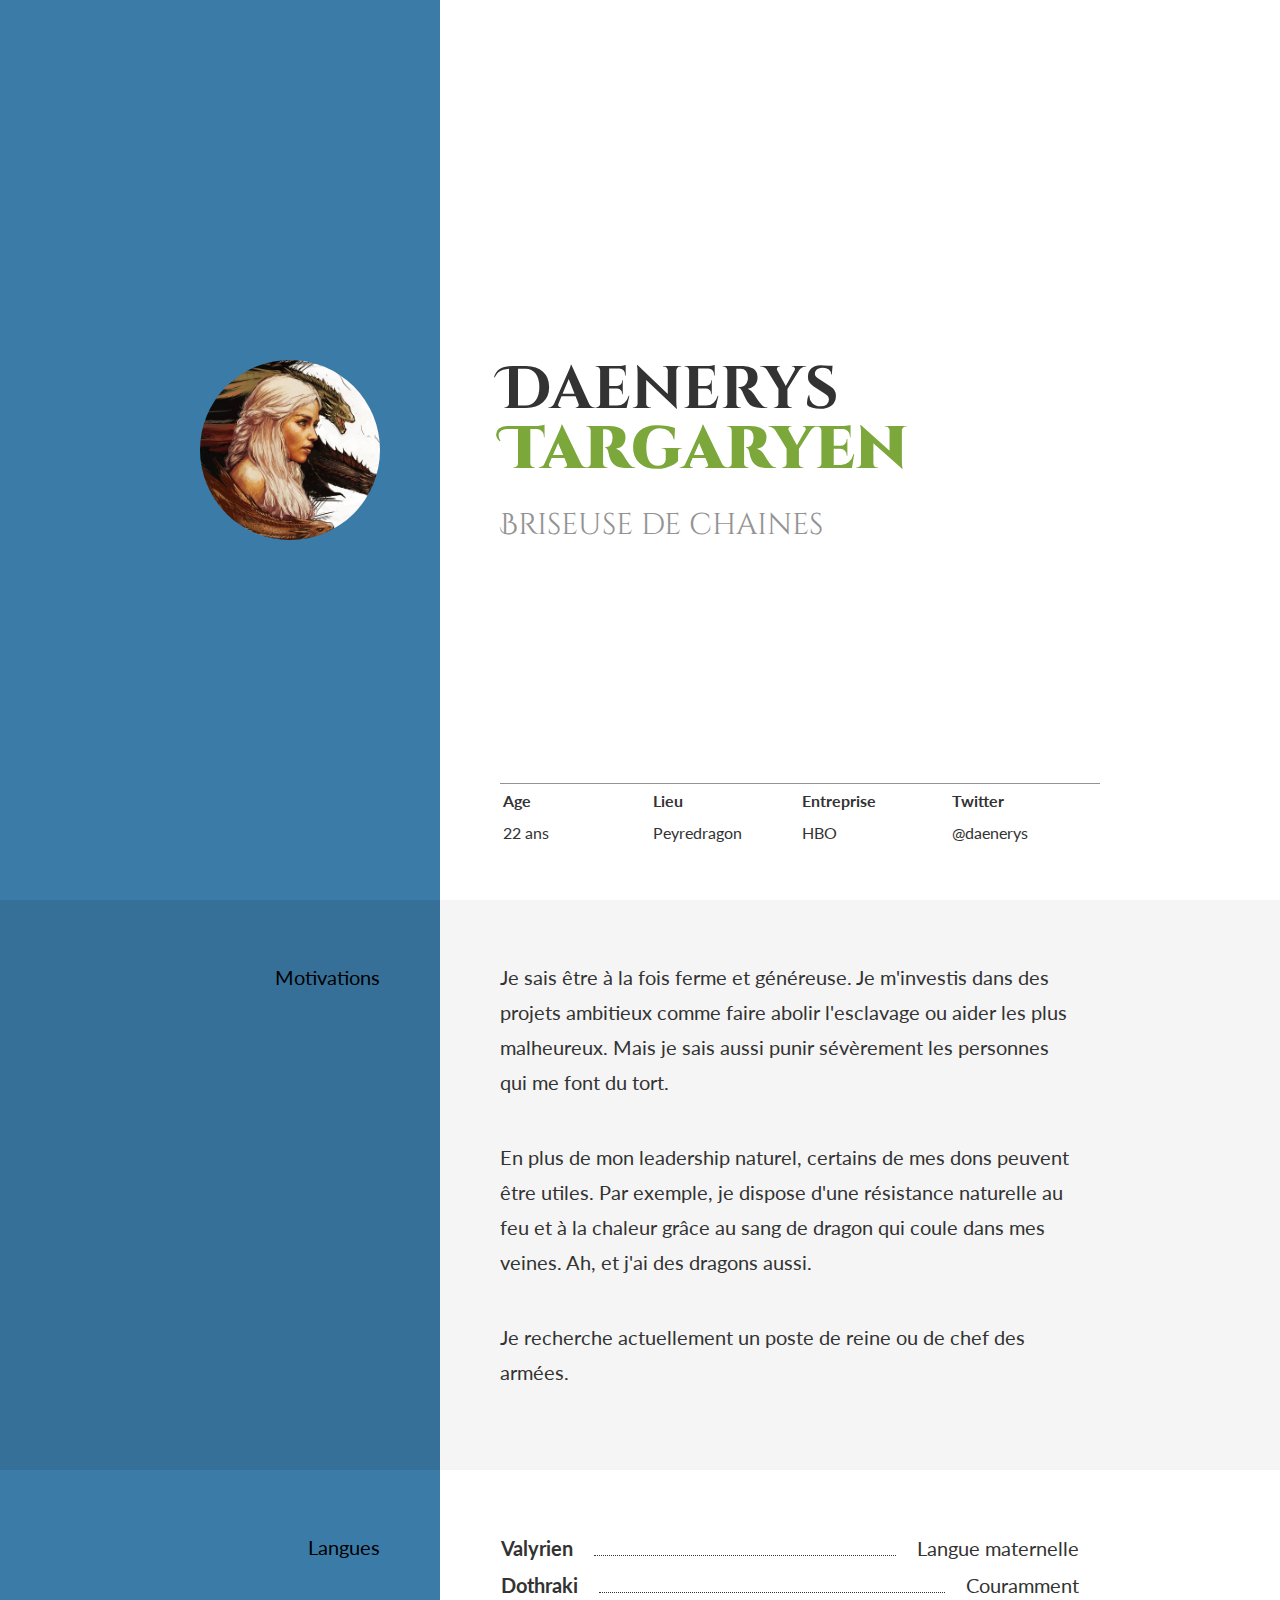
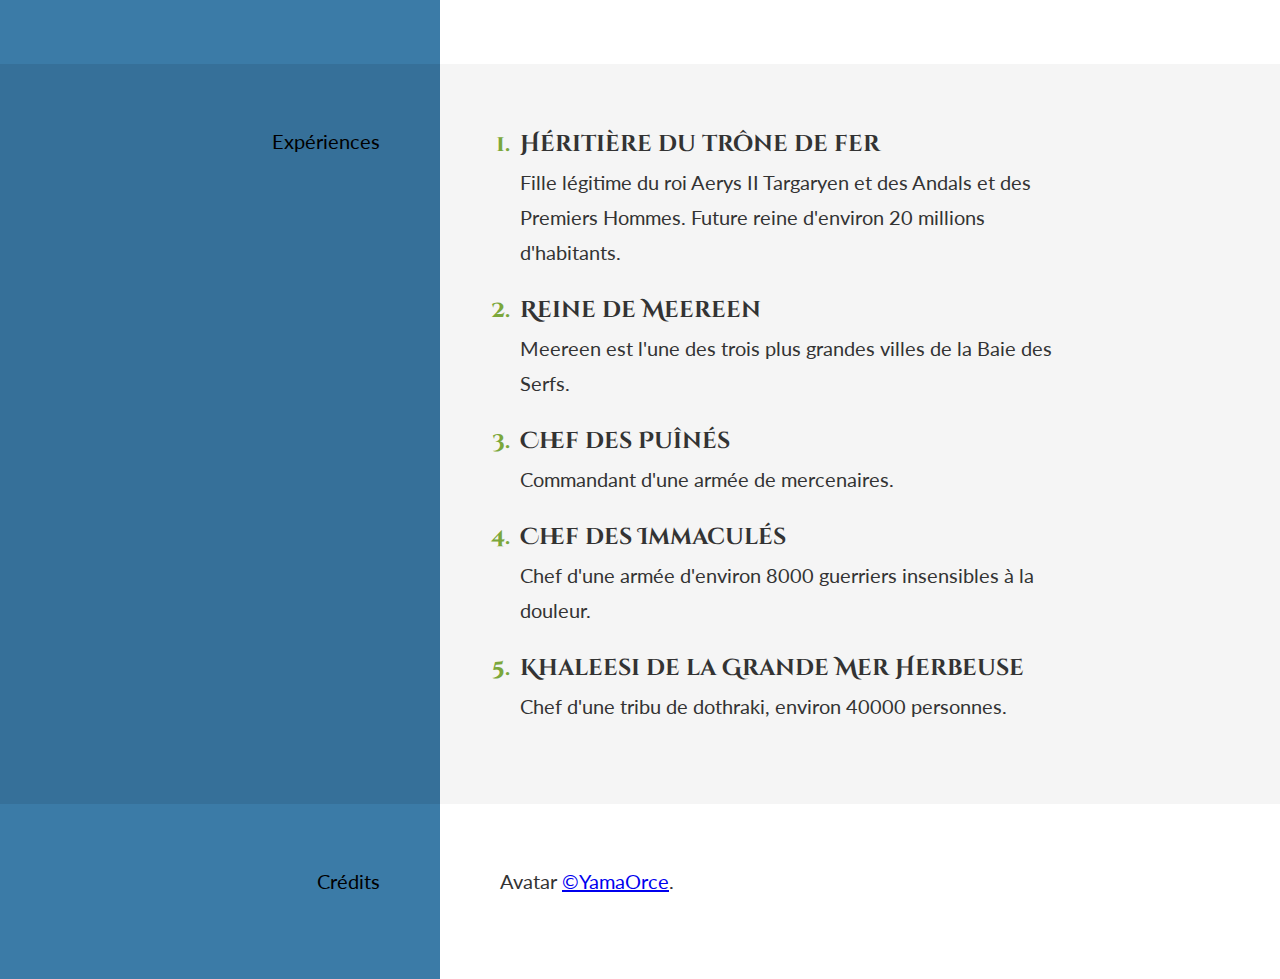
<file: CV/solutions/step5.html>
<!doctype html>
<html lang="fr">
<head>
    <meta charset="utf-8">
    <title>Curriculum Vitae de Daenerys Targaryen</title>
    <meta name="viewport" content="width=device-width, initial-scale=1.0" />
    <link href="./normalize.css" rel="stylesheet" />
    <link href="https://fonts.googleapis.com/css?family=Lato|Cinzel+Decorative:400,700,900" rel="stylesheet">

    <style>
        * {
            box-sizing: border-box;
        }

        html {
            font-size: 20px;
            font-family: Lato, "Helvetica Neue", Helvetica, Arial, sans-serif;
            line-height: 1.75;
            color: #333;
        }

        h2 {
            font-weight: normal;
            font-size: 20px;
            margin: 0;
        }

        h3 {
            font-family: 'Cinzel Decorative', cursive;
            margin: 0;
        }

        p:first-child {
            margin-top: 0;
        }

        .section {
            background: linear-gradient(to right, #3B7BA7 0%, #3B7BA7 50%, white 50%, white);
        }

        .section--odd {
            background: linear-gradient(to right, #367099 0%, #367099 50%, #f5f5f5 50%, #f5f5f5);
        }

        .section--header {
            height: 100vh;
        }

        .container {
            display: flex;

            max-width: 1000px;
            height: 100%;
            margin: auto;
        }

        .aside {
            flex: none;
            display: flex;
            justify-content: flex-end;
            width: 30%;
            padding: 6%;
            background: #3B7BA7;
            color: black;
        }

        .section--header .aside {
            align-items: center;
        }

        .section--odd .aside {
            background: #367099;
        }

        .main {
            position: relative;
            flex: auto;
            display: flex;
            flex-direction: column;
            justify-content: center;
            padding: 6%;

            background: white;
        }

        .section--odd .main {
            background: #f5f5f5;
        }

        @media (max-width: 700px) {
            .container {
                flex-direction: column;

            }

            .aside {
                width: 100%;
                justify-content: center;
            }

            .section--header {
                height: auto;
            }
        }

        /* HEADER */

        .avatar {
            border-radius: 50%;
            width: 100%;
        }

        .name {
            margin: 0;
            font-size: 60px;
            font-family: 'Cinzel Decorative', cursive;
            font-weight: 700;
            line-height: 1;
        }

        .name-lastname {
            font-weight: 900;
            color: #7ba73b;
        }

        .name-title {
            margin-top: 30px;
            font-size: 30px;
            font-weight: normal;
            color: #939393;
        }

        @media (max-width: 700px) {
            .avatar {
                width: 200px;
                height: 200px;
            }

            .name {
                font-size: 8vw;
                text-align: center;
            }
        }

        /* FILE */
        .file {
            position: absolute;
            bottom: 50px;

            width: calc(100% - 100px);
            table-layout: fixed;
            border-top: 1px solid #939393;
            font-size: 16px;
        }

        .file th {
            text-align: left;
        }

        @media (max-width: 700px) {
            .file {
                position: static;
                margin-top: 12%;
                width: 100%;
            }
        }

        @media (max-width: 500px) {
            .file tbody {
                display: flex;
            }
            .file tr {
                flex: auto;
                display: flex;
                flex-direction: column;
            }
        }

        /* LANG */
        .lang,
        .lang tbody,
        .lang td,
        .lang th {
            display: block;
        }

        .lang tr {
            display: flex;
            width: 100%;
            align-items: baseline;
        }

        .lang tr::after {
             content: '';
             display: block;
             flex: auto;
             border-bottom: 1px dotted;
             height: 1px;
             margin: 0 1em;
         }

        .lang td {
            order: 1;
        }

        /* XP */
        .xp-list {
            list-style: none;
            margin: 0 0 0 20px;
            padding: 0;
            counter-reset: xp;
        }

        .xp-list li {
            position: relative;
            counter-increment: xp;
        }

        h3::before {
            content: counter(xp)'.';
            position: absolute;
            right: 100%;
            margin-right: 10px;

            font-weight: bold;
            color: #7ba73b;
        }

        h3 + p {
            margin-top: 0;
        }
    </style>
</head>
<body>
    <div class="section section--header">
        <div class="container">
            <div class="aside">
                <img src="avatar.jpg" class="avatar"/>
            </div>
            <div class="main">
                <h1 class="name">
                    <div class="name-firstname">Daenerys</div>
                    <div class="name-lastname">Targaryen</div>
                    <div class="name-title">Briseuse de chaines</div>
                </h1>
                <table class="file">
                    <tr>
                        <th>Age</th>
                        <th>Lieu</th>
                        <th>Entreprise</th>
                        <th>Twitter</th>
                    </tr>
                    <tr>
                        <td>22 ans</td>
                        <td>Peyredragon</td>
                        <td>HBO</td>
                        <td>@daenerys</td>
                    </tr>
                </table>
            </div>
        </div>
    </div>
    <div class="section section--odd">
        <div class="container">
            <div class="aside">
                <h2>Motivations</h2>
            </div>
            <div class="main">
                <p>
                    Je sais être à la fois ferme et généreuse.
                    Je m'investis dans des projets ambitieux comme faire abolir l'esclavage ou aider les plus malheureux.
                    Mais je sais aussi punir sévèrement les personnes qui me font du tort.
                </p>
                <p>
                    En plus de mon leadership naturel, certains de mes dons peuvent être utiles.
                    Par exemple, je dispose d'une résistance naturelle au feu et à la chaleur grâce au sang de dragon qui coule dans mes veines.
                    Ah, et j'ai des dragons aussi.
                </p>
                <p>Je recherche actuellement un poste de reine ou de chef des armées.</p>
            </div>
        </div>
    </div>
    <div class="section ">
        <div class="container">
            <div class="aside">
                <h2>Langues</h2>
            </div>
            <div class="main">
                <table class="lang">
                    <tr>
                        <th>Valyrien</th>
                        <td>Langue maternelle</td>
                    </tr>
                    <tr>
                        <th>Dothraki</th>
                        <td>Couramment</td>
                    </tr>
                </table>
            </div>
        </div>
    </div>
    <div class="section section--odd">
        <div class="container">
            <div class="aside">
                <h2>Expériences</h2>
            </div>
            <div class="main">
                <ol class="xp-list">
                    <li>
                        <h3>Héritière du trône de fer</h3>
                        <p>
                            Fille légitime du roi Aerys II Targaryen et des Andals et des Premiers Hommes.
                            Future reine d'environ 20 millions d'habitants.
                        </p>
                    </li>
                    <li>
                        <h3>Reine de Meereen</h3>
                        <p>Meereen est l'une des trois plus grandes villes de la Baie des Serfs.</p>
                    </li>
                    <li>
                        <h3>Chef des Puînés</h3>
                        <p>Commandant d'une armée de mercenaires.</p>
                    </li>
                    <li>
                        <h3>Chef des Immaculés</h3>
                        <p>Chef d'une armée d'environ 8000 guerriers insensibles à la douleur.</p>
                    </li>
                    <li>
                        <h3>Khaleesi de la Grande Mer Herbeuse</h3>
                        <p>Chef d'une tribu de dothraki, environ 40000 personnes.</p>
                    </li>
                </ol>
            </div>
        </div>
    </div>
    <div class="section">
        <div class="container">
            <div class="aside">
                <h2>Crédits</h2>
            </div>
            <div class="main">
                <p>Avatar <a href="https://www.deviantart.com/yamaorce/art/Mother-of-Dragons-369124315">©YamaOrce</a>.</p>
            </div>
        </div>
    </div>


</body>
</html>
</file>
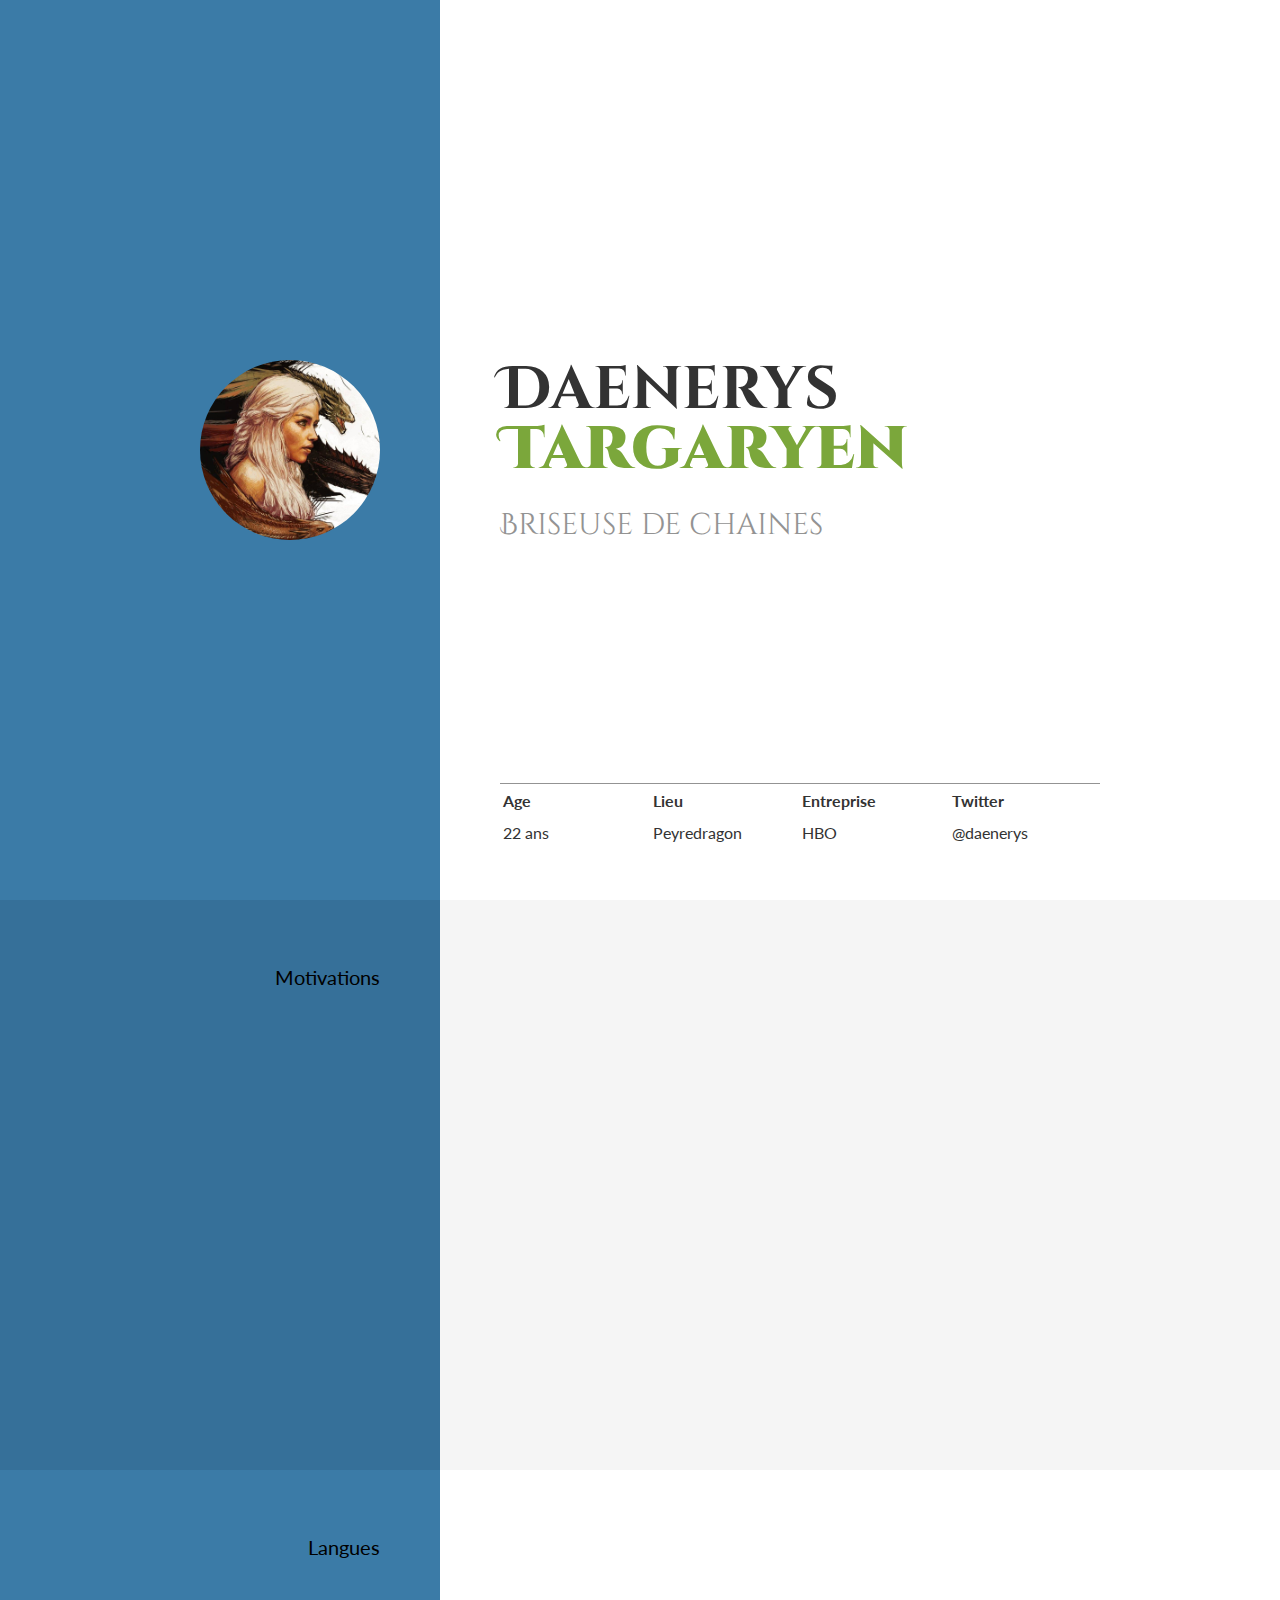
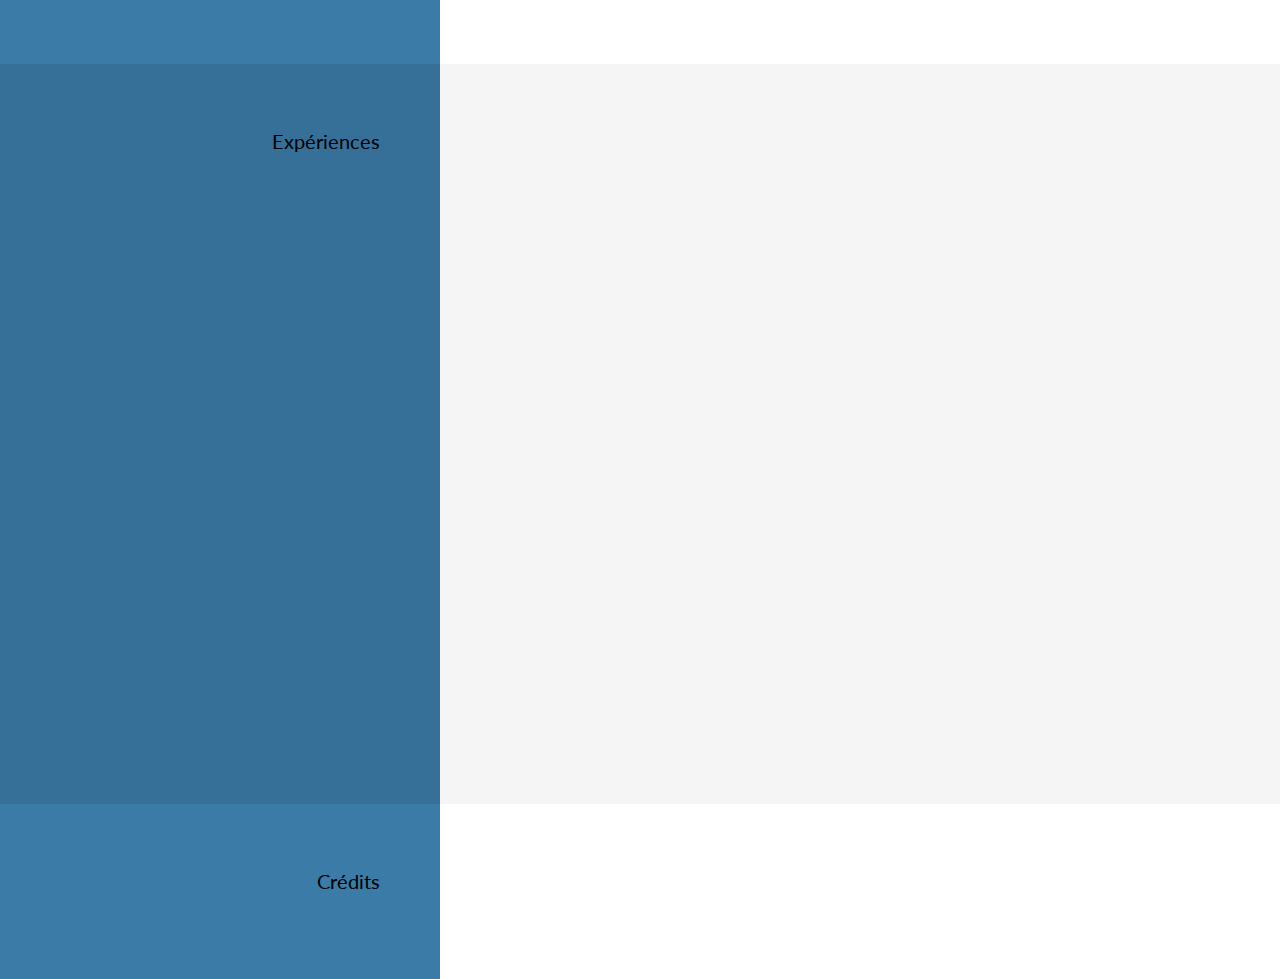
<file: CV/solutions/step6.html>
<!doctype html>
<html lang="fr">
<head>
    <meta charset="utf-8">
    <title>Curriculum Vitae de Daenerys Targaryen</title>
    <meta name="viewport" content="width=device-width, initial-scale=1.0" />

    <link href="./normalize.css" rel="stylesheet" />
    <link href="https://fonts.googleapis.com/css?family=Lato|Cinzel+Decorative:400,700,900" rel="stylesheet">

    <style>
        * {
            box-sizing: border-box;
        }

        html {
            font-size: 20px;
            font-family: Lato, "Helvetica Neue", Helvetica, Arial, sans-serif;
            line-height: 1.75;
            color: #333;
        }

        h2 {
            font-weight: normal;
            font-size: 20px;
            margin: 0;
        }

        h3 {
            font-family: 'Cinzel Decorative', cursive;
            margin: 0;
        }

        p:first-child {
            margin-top: 0;
        }

        .section {
            background: linear-gradient(to right, #3B7BA7 0%, #3B7BA7 50%, white 50%, white);
        }

        .section--odd {
            background: linear-gradient(to right, #367099 0%, #367099 50%, #f5f5f5 50%, #f5f5f5);
        }

        .section--header {
            height: 100vh;
        }

        .container {
            display: flex;

            max-width: 1000px;
            height: 100%;
            margin: auto;
        }

        .aside {
            flex: none;
            display: flex;
            justify-content: flex-end;
            width: 30%;
            padding: 6%;
            background: #3B7BA7;
            color: black;
        }

        .section--header .aside {
            align-items: center;
        }

        .section--odd .aside {
            background: #367099;
        }

        .main {
            position: relative;
            flex: auto;
            display: flex;
            flex-direction: column;
            justify-content: center;
            padding: 6%;

            background: white;
        }

        .section--odd .main {
            background: #f5f5f5;
        }

        @media (max-width: 700px) {
            .container {
                flex-direction: column;

            }

            .aside {
                width: 100%;
                justify-content: center;
            }

            .section--header {
                height: auto;
            }
        }

        /* HEADER */

        .avatar {
            border-radius: 50%;
            width: 100%;
        }

        .name {
            margin: 0;
            font-size: 60px;
            font-family: 'Cinzel Decorative', cursive;
            font-weight: 700;
            line-height: 1;
        }

        .name-lastname {
            font-weight: 900;
            color: #7ba73b;
        }

        .name-title {
            margin-top: 30px;
            font-size: 30px;
            font-weight: normal;
            color: #939393;
        }

        @media (max-width: 700px) {
            .avatar {
                width: 200px;
                height: 200px;
            }

            .name {
                font-size: 8vw;
                text-align: center;
            }
        }

        /* FILE */
        .file {
            position: absolute;
            bottom: 50px;

            width: calc(100% - 100px);
            table-layout: fixed;
            border-top: 1px solid #939393;
            font-size: 16px;
        }

        .file th {
            text-align: left;
        }

        @media (max-width: 700px) {
            .file {
                position: static;
                margin-top: 12%;
                width: 100%;
            }
        }

        @media (max-width: 500px) {
            .file tbody {
                display: flex;
            }
            .file tr {
                flex: auto;
                display: flex;
                flex-direction: column;
            }
        }

        /* LANG */
        .lang,
        .lang tbody,
        .lang td,
        .lang th {
            display: block;
        }

        .lang tr {
            display: flex;
            width: 100%;
            align-items: baseline;
        }

        .lang tr::after {
             content: '';
             display: block;
             flex: auto;
             border-bottom: 1px dotted;
             height: 1px;
             margin: 0 1em;
         }

        .lang td {
            order: 1;
        }

        /* XP */
        .xp-list {
            list-style: none;
            margin: 0 0 0 20px;
            padding: 0;
            counter-reset: xp;
        }

        .xp-list li {
            position: relative;
            counter-increment: xp;
        }

        h3::before {
            content: counter(xp)'.';
            position: absolute;
            right: 100%;
            margin-right: 10px;

            font-weight: bold;
            color: #7ba73b;
        }

        h3 + p {
            margin-top: 0;
        }

        /* ANIMATION */
        .animated {
            transition: all 0.3s;
        }
        .invisible {
            opacity: 0;
            transform: translateY(50px);
        }
    </style>
</head>
<body>
    <div class="section section--header">
        <div class="container">
            <div class="aside">
                <img src="avatar.jpg" class="avatar"/>
            </div>
            <div class="main">
                <h1 class="name">
                    <div class="name-firstname">Daenerys</div>
                    <div class="name-lastname">Targaryen</div>
                    <div class="name-title">Briseuse de chaines</div>
                </h1>
                <table class="file">
                    <tr>
                        <th>Age</th>
                        <th>Lieu</th>
                        <th>Entreprise</th>
                        <th>Twitter</th>
                    </tr>
                    <tr>
                        <td>22 ans</td>
                        <td>Peyredragon</td>
                        <td>HBO</td>
                        <td>@daenerys</td>
                    </tr>
                </table>
            </div>
        </div>
    </div>
    <div class="section section--odd">
        <div class="container">
            <div class="aside">
                <h2>Motivations</h2>
            </div>
            <div class="main" data-animated>
                <p>
                    Je sais être à la fois ferme et généreuse.
                    Je m'investis dans des projets ambitieux comme faire abolir l'esclavage ou aider les plus malheureux.
                    Mais je sais aussi punir sévèrement les personnes qui me font du tort.
                </p>
                <p>
                    En plus de mon leadership naturel, certains de mes dons peuvent être utiles.
                    Par exemple, je dispose d'une résistance naturelle au feu et à la chaleur grâce au sang de dragon qui coule dans mes veines.
                    Ah, et j'ai des dragons aussi.
                </p>
                <p>Je recherche actuellement un poste de reine ou de chef des armées.</p>
            </div>
        </div>
    </div>
    <div class="section ">
        <div class="container">
            <div class="aside">
                <h2>Langues</h2>
            </div>
            <div class="main" data-animated>
                <table class="lang">
                    <tr>
                        <th>Valyrien</th>
                        <td>Langue maternelle</td>
                    </tr>
                    <tr>
                        <th>Dothraki</th>
                        <td>Couramment</td>
                    </tr>
                </table>
            </div>
        </div>
    </div>
    <div class="section section--odd">
        <div class="container">
            <div class="aside">
                <h2>Expériences</h2>
            </div>
            <div class="main">
                <ol class="xp-list" data-animated>
                    <li>
                        <h3>Héritière du trône de fer</h3>
                        <p>
                            Fille légitime du roi Aerys II Targaryen et des Andals et des Premiers Hommes.
                            Future reine d'environ 20 millions d'habitants.
                        </p>
                    </li>
                    <li>
                        <h3>Reine de Meereen</h3>
                        <p>Meereen est l'une des trois plus grandes villes de la Baie des Serfs.</p>
                    </li>
                    <li>
                        <h3>Chef des Puînés</h3>
                        <p>Commandant d'une armée de mercenaires.</p>
                    </li>
                    <li>
                        <h3>Chef des Immaculés</h3>
                        <p>Chef d'une armée d'environ 8000 guerriers insensibles à la douleur.</p>
                    </li>
                    <li>
                        <h3>Khaleesi de la Grande Mer Herbeuse</h3>
                        <p>Chef d'une tribu de dothraki, environ 40000 personnes.</p>
                    </li>
                </ol>
            </div>
        </div>
    </div>
    <div class="section">
        <div class="container">
            <div class="aside">
                <h2>Crédits</h2>
            </div>
            <div class="main" data-animated>
                <p>Avatar <a href="https://www.deviantart.com/yamaorce/art/Mother-of-Dragons-369124315">©YamaOrce</a>.</p>
            </div>
        </div>
    </div>

    <script>
        var animatedList = [];
        Array.from(document.querySelectorAll('[data-animated]')).forEach(function(parent) {
           Array.from(parent.children).forEach(function(child) {
               animatedList.push(child);
               child.classList.add('invisible');
               child.classList.add('animated');
           })
        });

        window.addEventListener('scroll', function () {
            if (window.scrollY > document.body.clientHeight - window.innerHeight - 50) {
                animatedList.forEach(function (animated) {
                    show(animated);
                });
            } else {
                animatedList.forEach(function (animated) {
                    var rect = animated.getBoundingClientRect();
                    if (rect.top < window.innerHeight * 2 / 3) {
                        show(animated);
                    }
                });
            }
        });

        function show(element) {
            element.classList.remove('invisible');
        }
    </script>
</body>
</html>
</file>
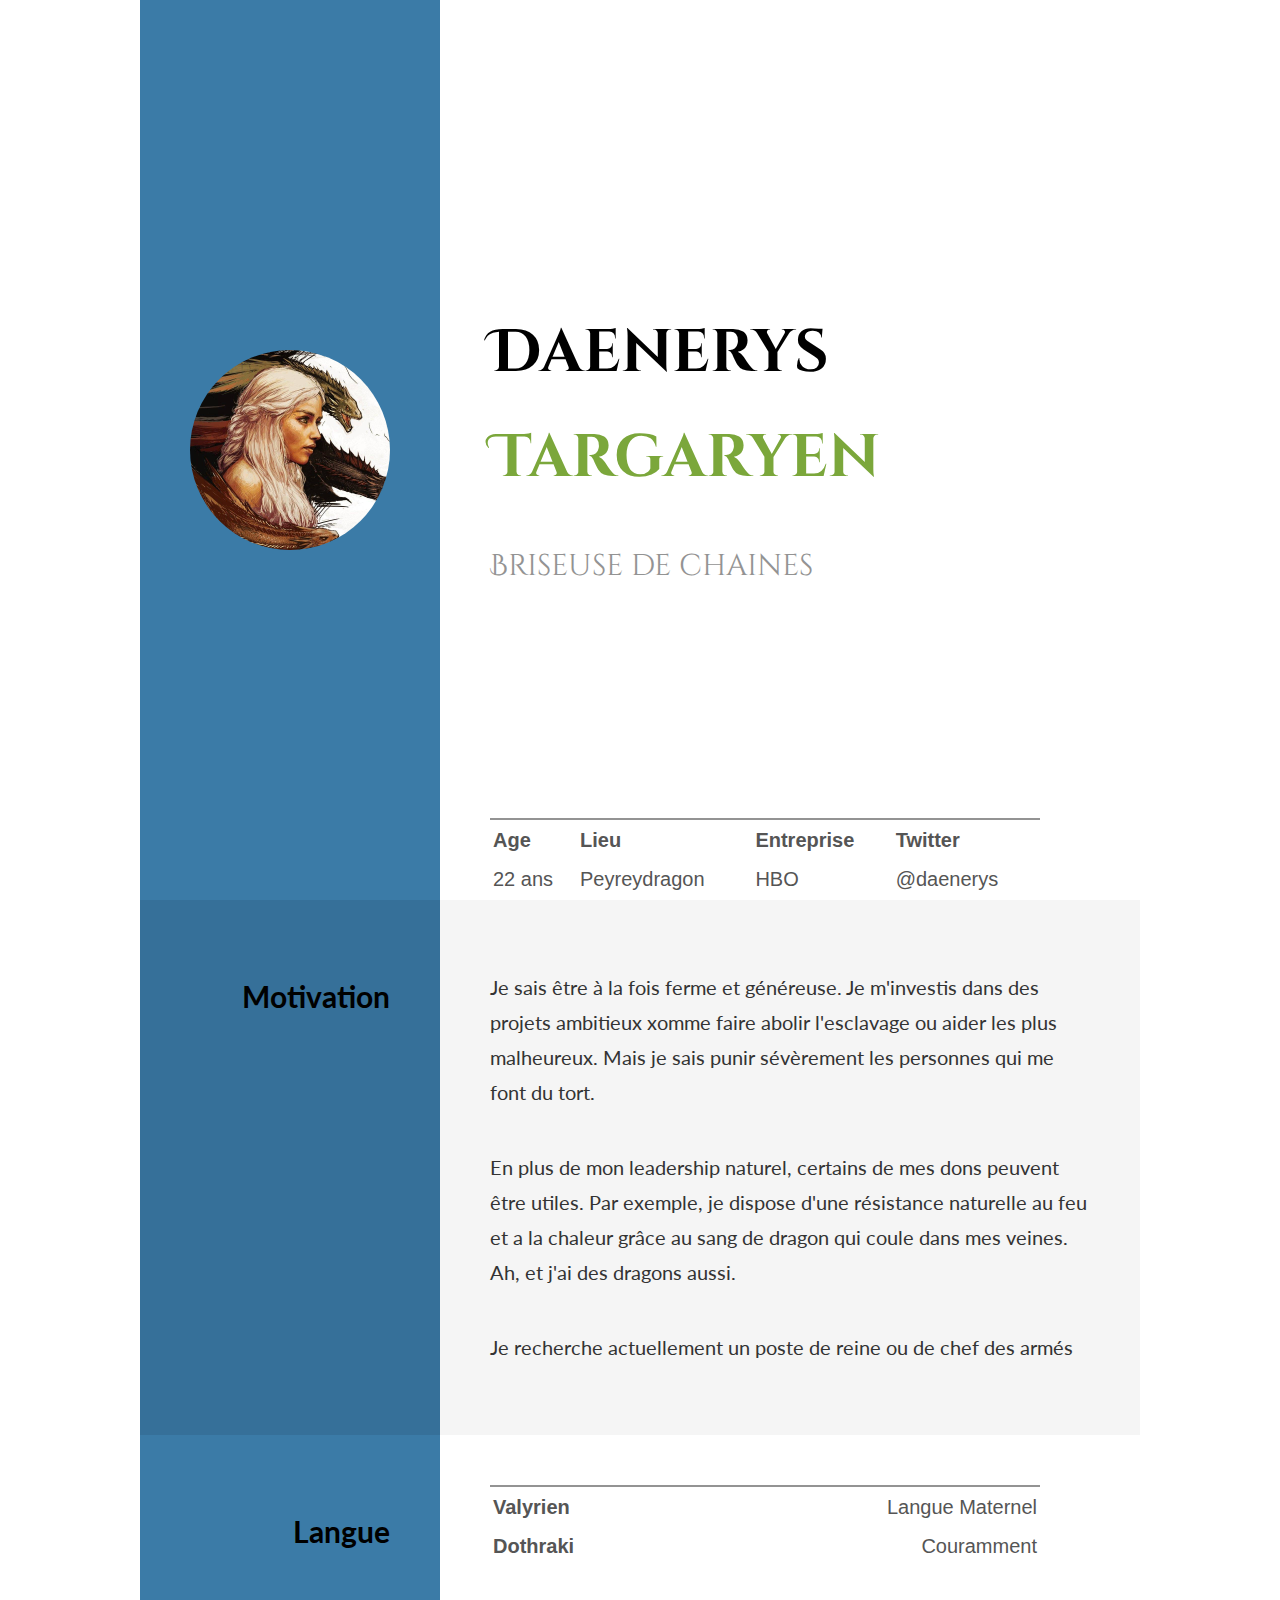
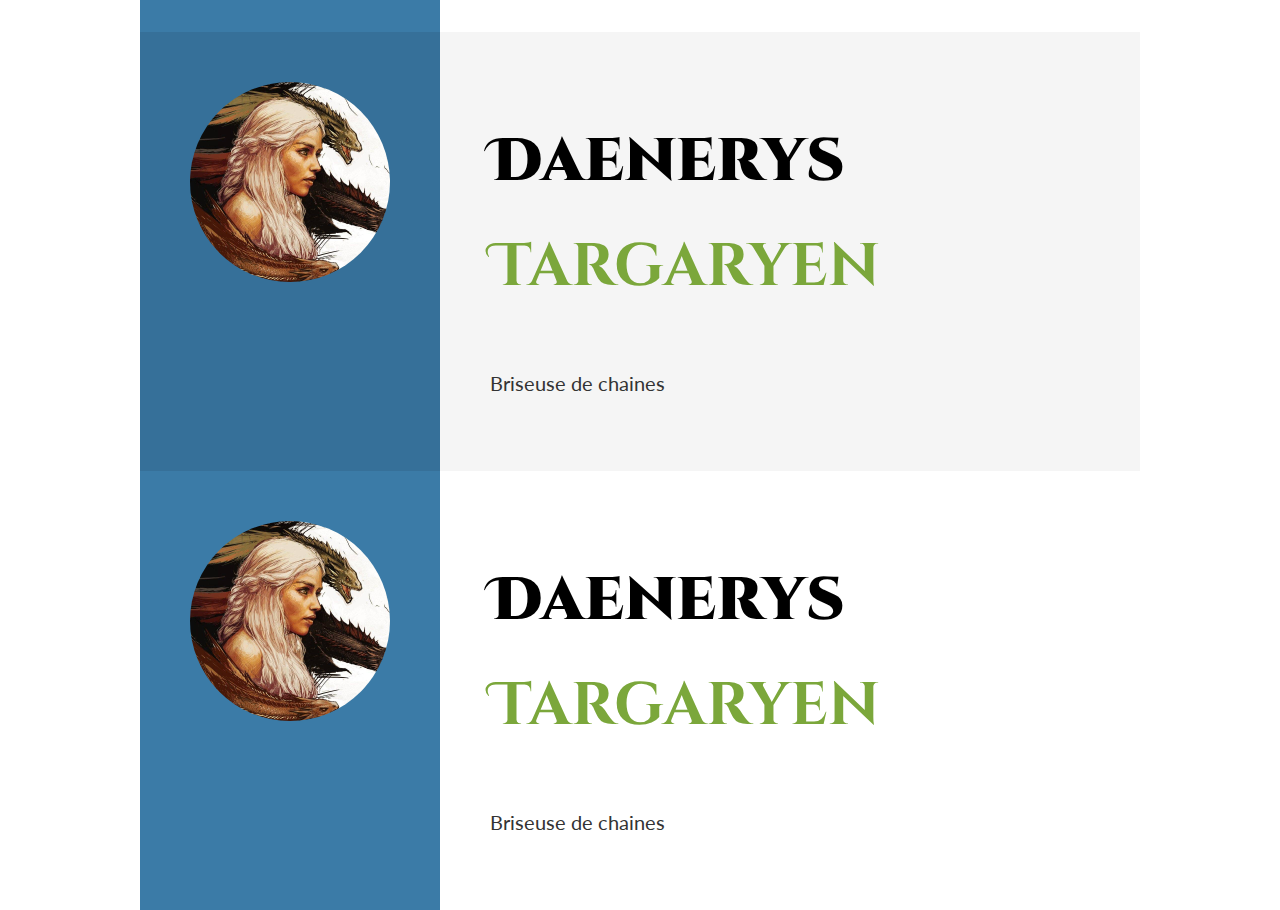
<file: CV/workspace/cv.html>
<!DOCTYPE html>
<html lang="fr">
  <head>
    <meta charset="utf-8">
    <title>CV Daenerys Targaryen</title>
    <link rel="stylesheet" href="style.css" />
    <link rel="stylesheet" href="normalize.css" />
    <link href="https://fonts.googleapis.com/css?family=Cinzel+Decorative:400,700,900&display=swap" rel="stylesheet">
    <link href="https://fonts.googleapis.com/css?family=Lato&display=swap" rel="stylesheet">
   </head>
  <body>
    <div class="container">
      <div class="aside">
        <img src="../assets/avatar.jpg" alt="Avatar Daenerys Targaryen">
      </div>
      <div class="main">
        <h1 class="prenom">Daenerys</h1>
        <h1 class="nom">Targaryen</h1>
        <p class="title">Briseuse de chaines</p>

        <div class="cartouche">
          <table>
            <tbody>
              <tr>
                <th>Age</th>
                <th>Lieu</th>
                <th>Entreprise</th>
                <th>Twitter</th>
              </tr>
              <tr>
                <td>22 ans</td>
                <td>Peyreydragon</td>
                <td>HBO</td>
                <td>@daenerys</td>
              </tr>
            </tbody>
          </table>
        </div>
      </div>

    </div>

    <div class="container">
      <div class="aside">
        <h2>Motivation</h2>
      </div>
      <div class="main">
        <p>Je sais être à la fois ferme et généreuse.
        Je m'investis dans des projets ambitieux xomme faire abolir l'esclavage ou aider les plus malheureux.
      Mais je sais punir sévèrement les personnes qui me font du tort.</p>

      <p>
        En plus de mon leadership naturel, certains de mes dons peuvent être utiles.
        Par exemple, je dispose d'une résistance naturelle au feu et a la chaleur grâce au sang de dragon qui coule dans mes veines.
        Ah, et j'ai des dragons aussi.
      </p>
      <p>
        Je recherche actuellement un poste de reine ou de chef des armés
      </p>
      </div>
    </div>

    <div class="container">
      <div class="aside">
        <h2>Langue</h2>
      </div>
      <div class="main">
        <table>
          <tbody>
            <tr>
              <th style="width: 10px; overflow: hidden;">Valyrien</th>
              <td></td>
              <td>Langue Maternel</td>
            </tr>
            <tr>
              <th>Dothraki</th>
              <td></td>
              <td>Couramment</td>
            </tr>
          </tbody>
        </table>
      </div>
    </div>

    <div class="container">
      <div class="aside">
        <img src="../assets/avatar.jpg" alt="Avatar Daenerys Targaryen">
      </div>
      <div class="main">
        <h1>
          <div class="prenom">Daenerys</div>
          <div class="nom">Targaryen</div>

        </h1>
        <p>Briseuse de chaines</p>
      </div>
    </div>

    <div class="container">
      <div class="aside">
        <img src="../assets/avatar.jpg" alt="Avatar Daenerys Targaryen">
      </div>
      <div class="main">
        <h1>
          <div class="prenom">Daenerys</div>
          <div class="nom">Targaryen</div>

        </h1>
        <p>Briseuse de chaines</p>
      </div>
    </div>
  </body>
</html>
</file>
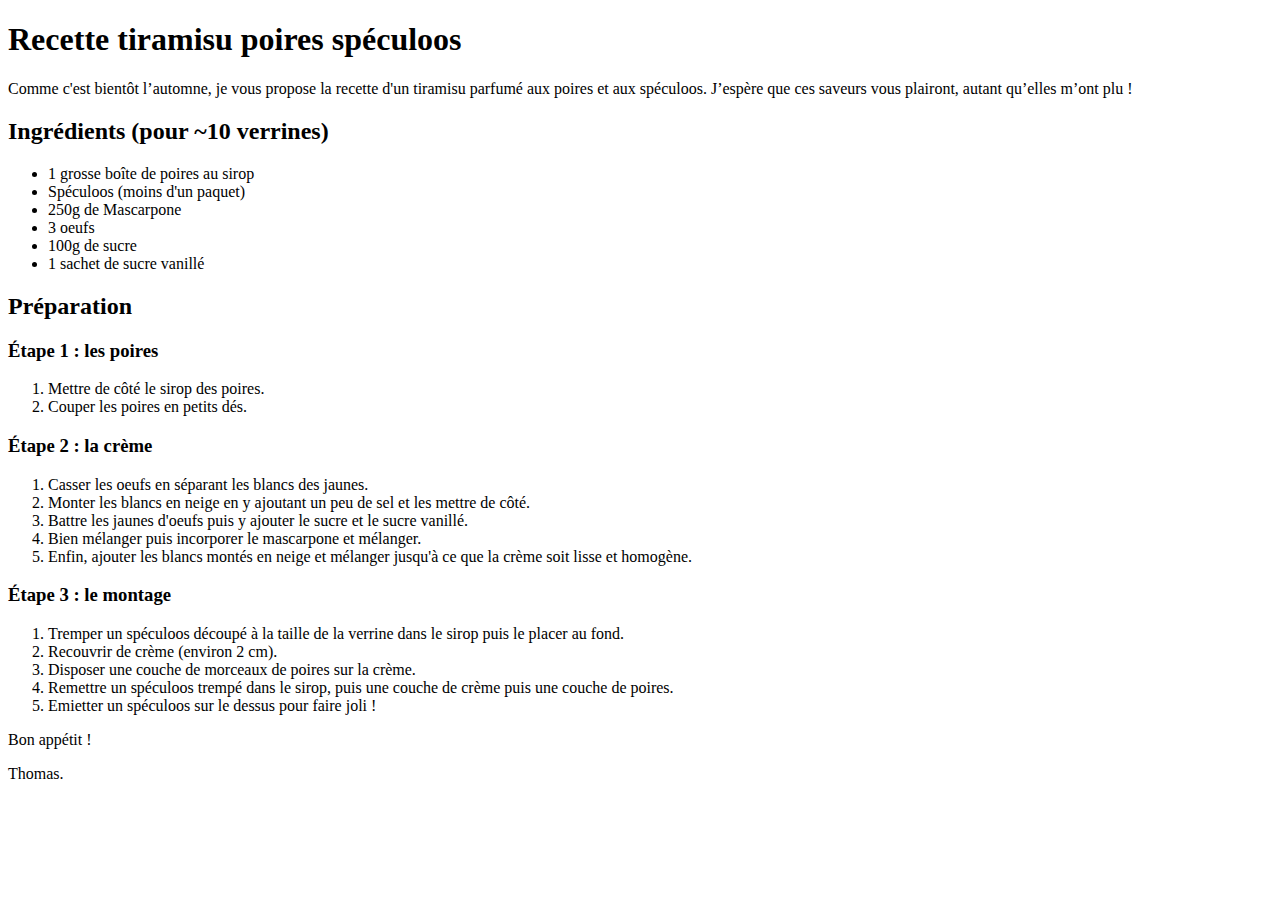
<file: cuisine/Recette de cuisine/solutions/step1.html>
<!doctype html>
<html lang="fr">
<head>
    <meta charset="utf-8">
    <title>Recette tiramisu poires spéculoos</title>
</head>
<body>
    <h1>Recette tiramisu poires spéculoos</h1>

    <p>Comme c'est bientôt l’automne, je vous propose la recette d'un tiramisu parfumé aux poires et aux spéculoos. J’espère que ces saveurs vous plairont, autant qu’elles m’ont plu !</p>

    <h2>Ingrédients (pour ~10 verrines)</h2>

    <ul>
        <li>1 grosse boîte de poires au sirop</li>
        <li>Spéculoos (moins d'un paquet)</li>
        <li>250g de Mascarpone</li>
        <li>3 oeufs</li>
        <li>100g de sucre</li>
        <li>1 sachet de sucre vanillé</li>
    </ul>

    <h2>Préparation</h2>

    <h3>Étape 1 : les poires</h3>

    <ol>
        <li>Mettre de côté le sirop des poires.</li>
        <li>Couper les poires en petits dés.</li>
    </ol>

    <h3>Étape 2 : la crème</h3>

    <ol>
        <li>Casser les oeufs en séparant les blancs des jaunes.</li>
        <li>Monter les blancs en neige en y ajoutant un peu de sel et les mettre de côté.</li>
        <li>Battre les jaunes d'oeufs puis y ajouter le sucre et le sucre vanillé.</li>
        <li>Bien mélanger puis incorporer le mascarpone et mélanger.</li>
        <li>Enfin, ajouter les blancs montés en neige et mélanger jusqu'à ce que la crème soit lisse et homogène.</li>
    </ol>

    <h3>Étape 3 : le montage</h3>

    <ol>
        <li>Tremper un spéculoos découpé à la taille de la verrine dans le sirop puis le placer au fond.</li>
        <li>Recouvrir de crème (environ 2 cm).</li>
        <li>Disposer une couche de morceaux de poires sur la crème.</li>
        <li>Remettre un spéculoos trempé dans le sirop, puis une couche de crème puis une couche de poires.</li>
        <li>Emietter un spéculoos sur le dessus pour faire joli !</li>
    </ol>

    <p>Bon appétit !</p>
    <p>Thomas.</p>
</body>
</html>
</file>
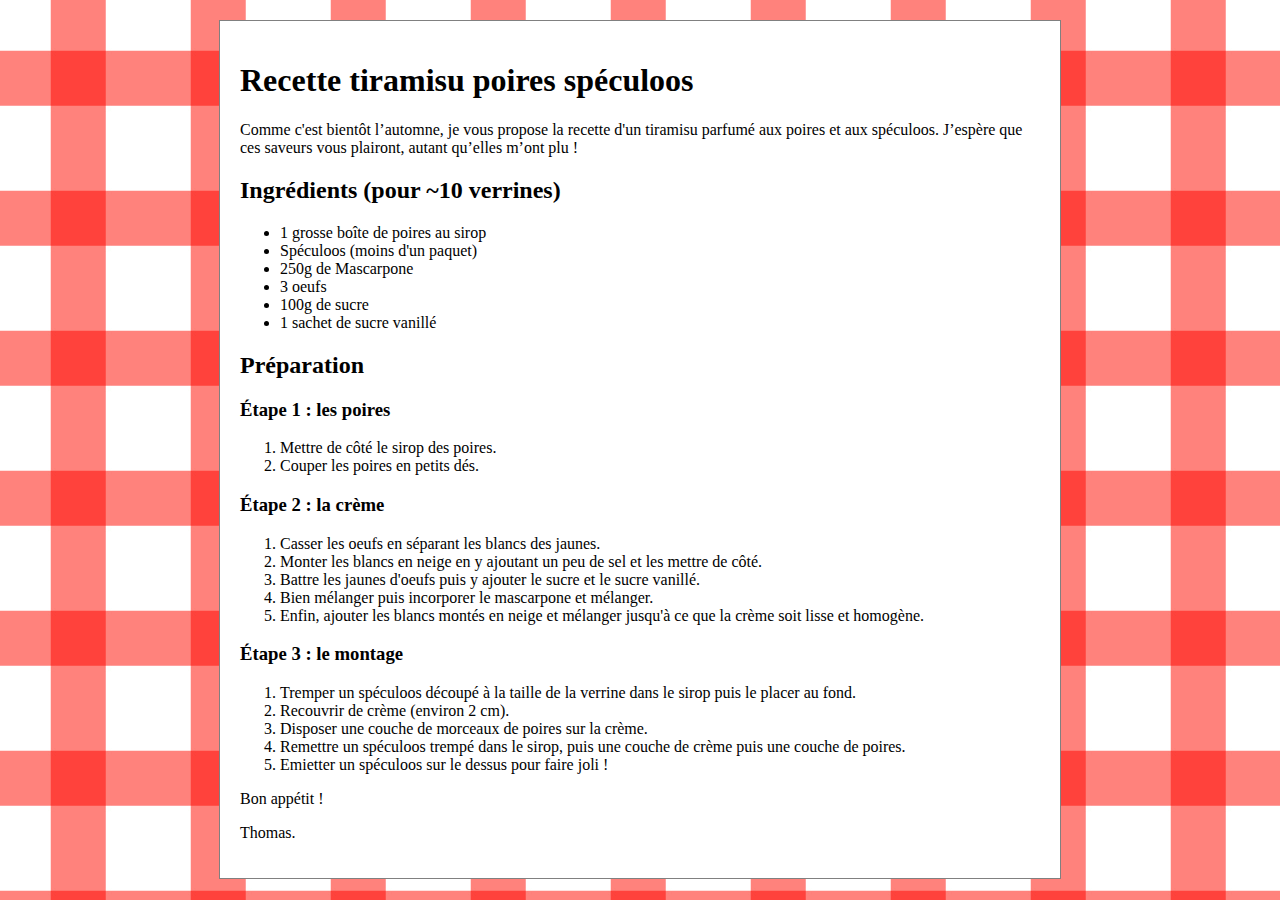
<file: cuisine/Recette de cuisine/solutions/step2.html>
<!doctype html>
<html lang="fr">
<head>
    <meta charset="utf-8">
    <title>Recette tiramisu poires spéculoos</title>
    <style>
        body {
            background: url('../assets/nappe.jpg');
            margin: 0;
            padding: 20px;
        }

        main {
            max-width: 800px;
            margin: auto;
            padding: 20px;
            border: 1px solid grey;
            background: white;
        }
    </style>
</head>
<body>
<main>

    <h1>Recette tiramisu poires spéculoos</h1>

    <p>Comme c'est bientôt l’automne, je vous propose la recette d'un tiramisu parfumé aux poires et aux spéculoos. J’espère que ces saveurs vous plairont, autant qu’elles m’ont plu !</p>

    <h2>Ingrédients (pour ~10 verrines)</h2>

    <ul>
        <li>1 grosse boîte de poires au sirop</li>
        <li>Spéculoos (moins d'un paquet)</li>
        <li>250g de Mascarpone</li>
        <li>3 oeufs</li>
        <li>100g de sucre</li>
        <li>1 sachet de sucre vanillé</li>
    </ul>

    <h2>Préparation</h2>

    <h3>Étape 1 : les poires</h3>

    <ol>
        <li>Mettre de côté le sirop des poires.</li>
        <li>Couper les poires en petits dés.</li>
    </ol>

    <h3>Étape 2 : la crème</h3>

    <ol>
        <li>Casser les oeufs en séparant les blancs des jaunes.</li>
        <li>Monter les blancs en neige en y ajoutant un peu de sel et les mettre de côté.</li>
        <li>Battre les jaunes d'oeufs puis y ajouter le sucre et le sucre vanillé.</li>
        <li>Bien mélanger puis incorporer le mascarpone et mélanger.</li>
        <li>Enfin, ajouter les blancs montés en neige et mélanger jusqu'à ce que la crème soit lisse et homogène.</li>
    </ol>

    <h3>Étape 3 : le montage</h3>

    <ol>
        <li>Tremper un spéculoos découpé à la taille de la verrine dans le sirop puis le placer au fond.</li>
        <li>Recouvrir de crème (environ 2 cm).</li>
        <li>Disposer une couche de morceaux de poires sur la crème.</li>
        <li>Remettre un spéculoos trempé dans le sirop, puis une couche de crème puis une couche de poires.</li>
        <li>Emietter un spéculoos sur le dessus pour faire joli !</li>
    </ol>

    <p>Bon appétit !</p>
    <p>Thomas.</p>

</main>
</body>
</html>
</file>
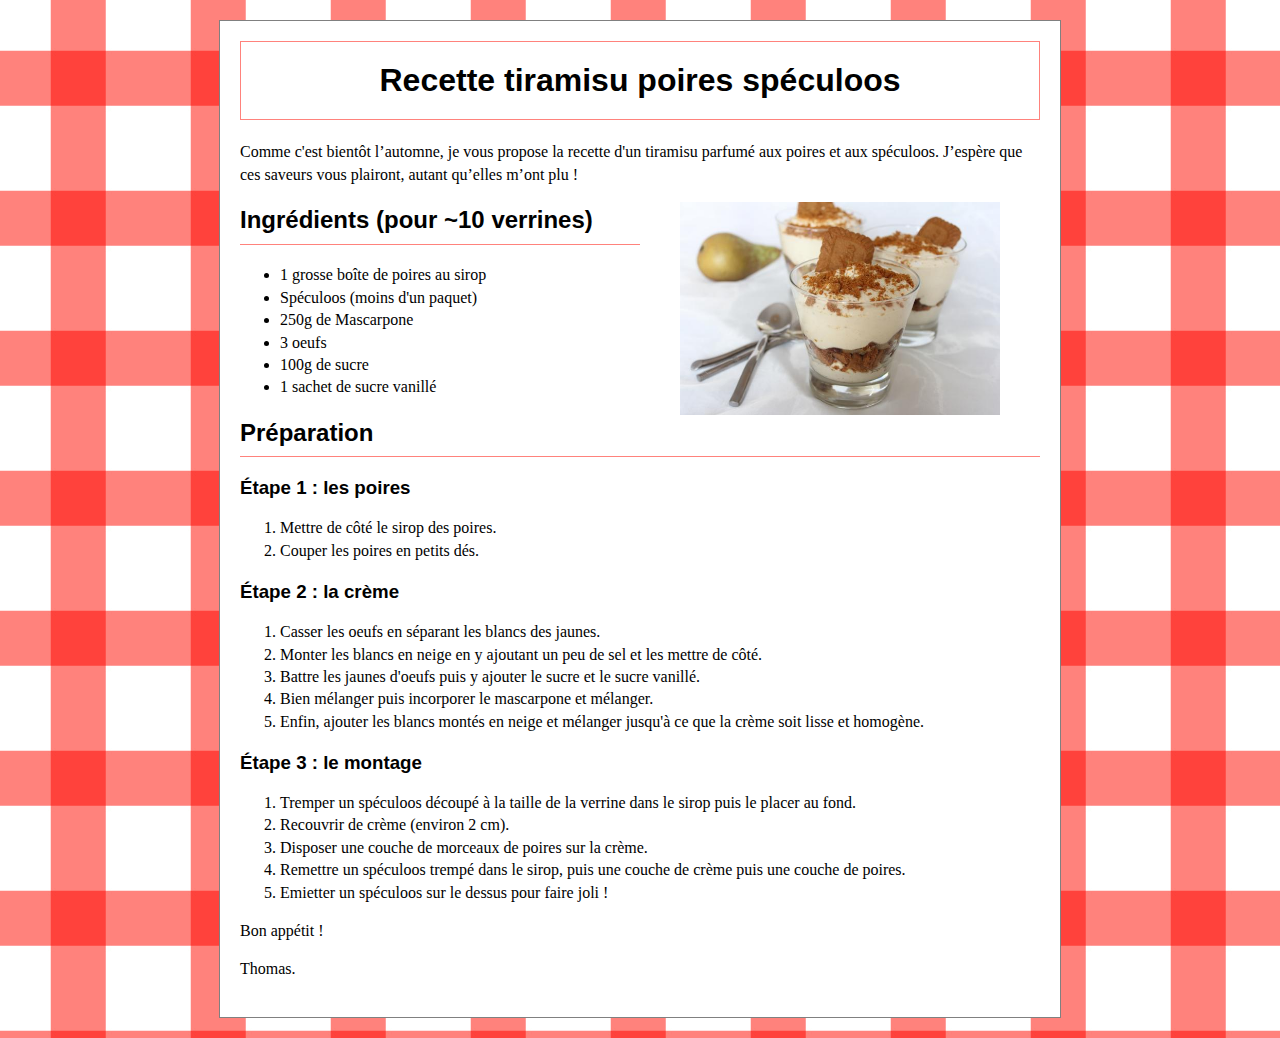
<file: cuisine/Recette de cuisine/solutions/step3.html>
<!doctype html>
<html lang="fr">
<head>
    <meta charset="utf-8">
    <title>Recette tiramisu poires spéculoos</title>
    <style>
        html {
            font-size: 16px;
            line-height: 1.4;
            font-family: "Times New Roman", Times, serif;
        }
        
        body {
            background: url('../assets/nappe.jpg');
            margin: 0;
            padding: 20px;
        }
        
        main {
            max-width: 800px;
            margin: auto;
            padding: 20px;
            border: 1px solid grey;
            background: white;
        }
        
        h1, h2, h3, h4, h5, h6 {
            font-family: Helvetica, Arial, sans-serif;
            line-height: 1.15;
        }
        
        h1 {
            padding: 20px;
            border: 1px solid #ff827c;
            margin-top: 0;
            text-align: center;
        }
        
        h2 {
            padding-bottom: 10px;
            border-bottom: 1px solid #ff827c;
        }
        
        img {
            float: right;
            width: 40%;
            margin: 0 5%;
        }

        img + h2 {
            width: 50%;
        }
    </style>
</head>
<body>
<main>

    <h1>Recette tiramisu poires spéculoos</h1>

    <p>Comme c'est bientôt l’automne, je vous propose la recette d'un tiramisu parfumé aux poires et aux spéculoos. J’espère que ces saveurs vous plairont, autant qu’elles m’ont plu !</p>

    <img src="../assets/tiramisu.jpg" alt="" />

    <h2>Ingrédients (pour ~10 verrines)</h2>

    <ul>
        <li>1 grosse boîte de poires au sirop</li>
        <li>Spéculoos (moins d'un paquet)</li>
        <li>250g de Mascarpone</li>
        <li>3 oeufs</li>
        <li>100g de sucre</li>
        <li>1 sachet de sucre vanillé</li>
    </ul>

    <h2>Préparation</h2>

    <h3>Étape 1 : les poires</h3>

    <ol>
        <li>Mettre de côté le sirop des poires.</li>
        <li>Couper les poires en petits dés.</li>
    </ol>

    <h3>Étape 2 : la crème</h3>

    <ol>
        <li>Casser les oeufs en séparant les blancs des jaunes.</li>
        <li>Monter les blancs en neige en y ajoutant un peu de sel et les mettre de côté.</li>
        <li>Battre les jaunes d'oeufs puis y ajouter le sucre et le sucre vanillé.</li>
        <li>Bien mélanger puis incorporer le mascarpone et mélanger.</li>
        <li>Enfin, ajouter les blancs montés en neige et mélanger jusqu'à ce que la crème soit lisse et homogène.</li>
    </ol>

    <h3>Étape 3 : le montage</h3>

    <ol>
        <li>Tremper un spéculoos découpé à la taille de la verrine dans le sirop puis le placer au fond.</li>
        <li>Recouvrir de crème (environ 2 cm).</li>
        <li>Disposer une couche de morceaux de poires sur la crème.</li>
        <li>Remettre un spéculoos trempé dans le sirop, puis une couche de crème puis une couche de poires.</li>
        <li>Emietter un spéculoos sur le dessus pour faire joli !</li>
    </ol>

    <p>Bon appétit !</p>
    <p>Thomas.</p>

</main>
</body>
</html>
</file>
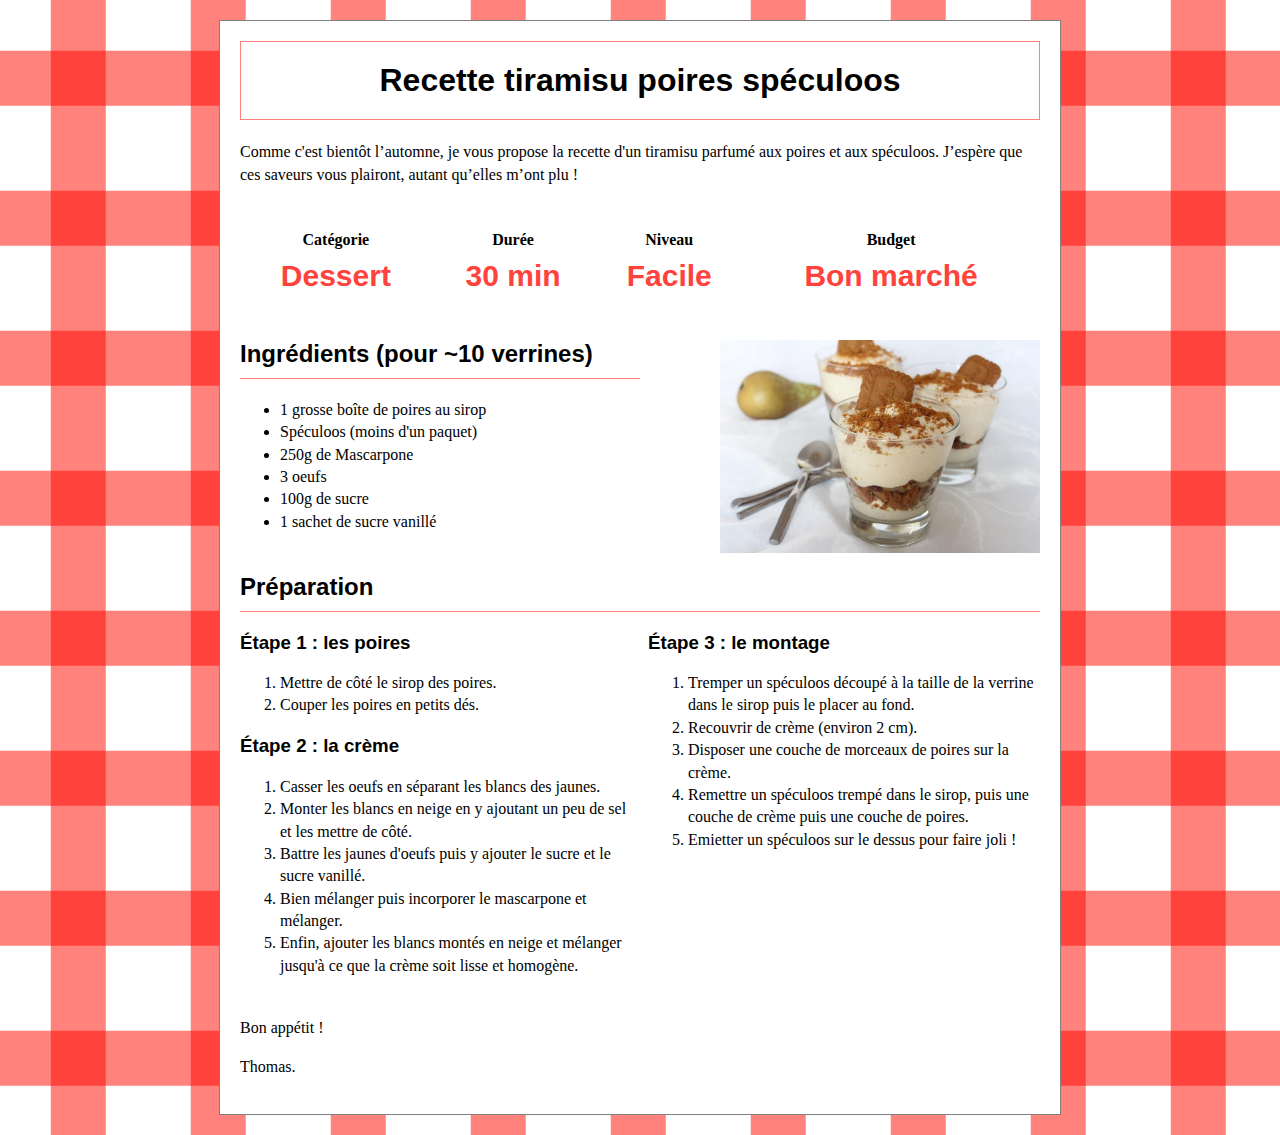
<file: cuisine/Recette de cuisine/solutions/step4.html>
<!doctype html>
<html lang="fr">
<head>
    <meta charset="utf-8">
    <title>Recette tiramisu poires spéculoos</title>
    <style>
        html {
            font-size: 16px;
            line-height: 1.4;
            font-family: "Times New Roman", Times, serif;
        }
        
        body {
            background: url('../assets/nappe.jpg');
            margin: 0;
            padding: 20px;
        }
        
        main {
            max-width: 800px;
            margin: auto;
            padding: 20px;
            border: 1px solid grey;
            background: white;
        }
        
        h1, h2, h3, h4, h5, h6 {
            font-family: Helvetica, Arial, sans-serif;
            line-height: 1.15;
        }
        
        h1 {
            padding: 20px;
            border: 1px solid #ff827c;
            margin-top: 0;
            text-align: center;
        }
        
        h2 {
            margin-top: 40px;
            padding-bottom: 10px;
            border-bottom: 1px solid #ff827c;
        }
        
        img {
            float: right;
            width: 40%;
            margin: 0;
        }

        img + h2 {
            width: 50%;
        }

        div {
            columns: 2;
            margin-bottom: 40px;
        }

        ol {
            page-break-inside: avoid;
        }

        h3:first-child {
            margin-top: 0;
        }

        table {
            width: 100%;
            margin: 40px 0;
        }

        td {
            text-align: center;
            font-size: 30px;
            color: #ff423c;
            font-family: Helvetica, Arial, sans-serif;
            font-weight: bold;
        }
    </style>
</head>
<body>
<main>

    <h1>Recette tiramisu poires spéculoos</h1>

    <p>Comme c'est bientôt l’automne, je vous propose la recette d'un tiramisu parfumé aux poires et aux spéculoos. J’espère que ces saveurs vous plairont, autant qu’elles m’ont plu !</p>

    <table>
        <tr>
            <th>Catégorie</th>
            <th>Durée</th>
            <th>Niveau</th>
            <th>Budget</th>
        </tr>
        <tr>
            <td>Dessert</td>
            <td>30 min</td>
            <td>Facile</td>
            <td>Bon marché</td>
        </tr>
    </table>

    <img src="../assets/tiramisu.jpg" alt="" />

    <h2>Ingrédients (pour ~10 verrines)</h2>

    <ul>
        <li>1 grosse boîte de poires au sirop</li>
        <li>Spéculoos (moins d'un paquet)</li>
        <li>250g de Mascarpone</li>
        <li>3 oeufs</li>
        <li>100g de sucre</li>
        <li>1 sachet de sucre vanillé</li>
    </ul>

    <h2>Préparation</h2>

    <div>
        <h3>Étape 1 : les poires</h3>

        <ol>
            <li>Mettre de côté le sirop des poires.</li>
            <li>Couper les poires en petits dés.</li>
        </ol>

        <h3>Étape 2 : la crème</h3>

        <ol>
            <li>Casser les oeufs en séparant les blancs des jaunes.</li>
            <li>Monter les blancs en neige en y ajoutant un peu de sel et les mettre de côté.</li>
            <li>Battre les jaunes d'oeufs puis y ajouter le sucre et le sucre vanillé.</li>
            <li>Bien mélanger puis incorporer le mascarpone et mélanger.</li>
            <li>Enfin, ajouter les blancs montés en neige et mélanger jusqu'à ce que la crème soit lisse et homogène.</li>
        </ol>

        <h3>Étape 3 : le montage</h3>

        <ol>
            <li>Tremper un spéculoos découpé à la taille de la verrine dans le sirop puis le placer au fond.</li>
            <li>Recouvrir de crème (environ 2 cm).</li>
            <li>Disposer une couche de morceaux de poires sur la crème.</li>
            <li>Remettre un spéculoos trempé dans le sirop, puis une couche de crème puis une couche de poires.</li>
            <li>Emietter un spéculoos sur le dessus pour faire joli !</li>
        </ol>
    </div>

    <p>Bon appétit !</p>
    <p>Thomas.</p>

</main>
</body>
</html>
</file>
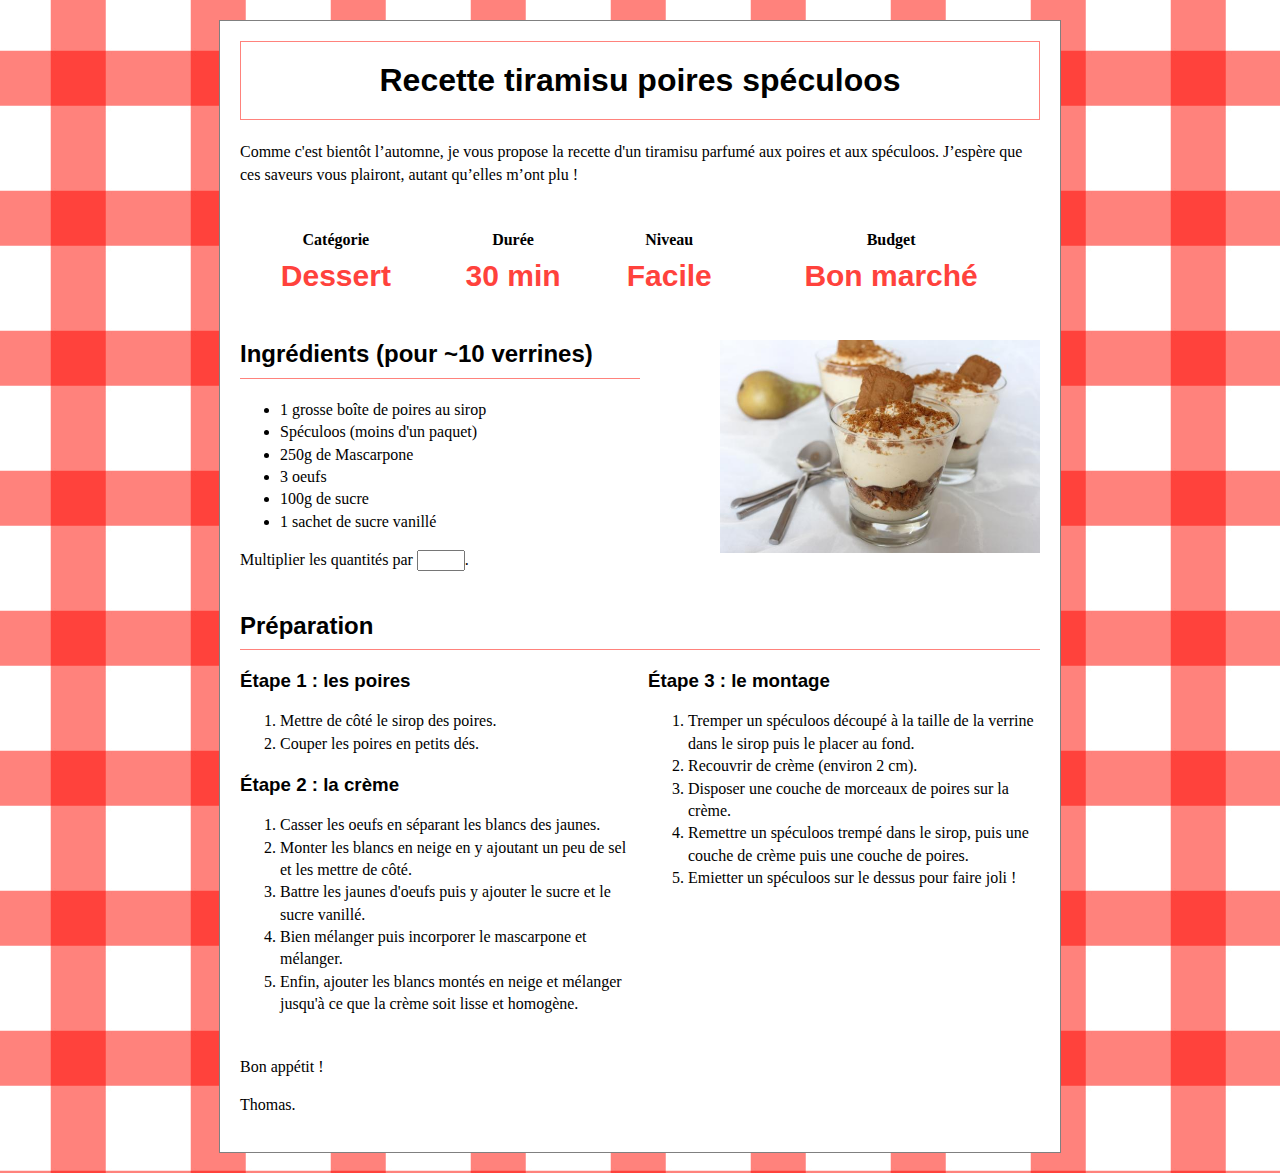
<file: cuisine/Recette de cuisine/solutions/step5.html>
<!doctype html>
<html lang="fr">
<head>
    <meta charset="utf-8">
    <title>Recette tiramisu poires spéculoos</title>
    <style>
        html {
            font-size: 16px;
            line-height: 1.4;
            font-family: "Times New Roman", Times, serif;
        }
        
        body {
            background: url('../assets/nappe.jpg');
            margin: 0;
            padding: 20px;
        }
        
        main {
            max-width: 800px;
            margin: auto;
            padding: 20px;
            border: 1px solid grey;
            background: white;
        }
        
        h1, h2, h3, h4, h5, h6 {
            font-family: Helvetica, Arial, sans-serif;
            line-height: 1.15;
        }
        
        h1 {
            padding: 20px;
            border: 1px solid #ff827c;
            margin-top: 0;
            text-align: center;
        }
        
        h2 {
            margin-top: 40px;
            padding-bottom: 10px;
            border-bottom: 1px solid #ff827c;
        }
        
        img {
            float: right;
            width: 40%;
            margin: 0;
        }

        img + h2 {
            width: 50%;
        }

        div {
            columns: 2;
            margin-bottom: 40px;
        }

        ol {
            page-break-inside: avoid;
        }

        h3:first-child {
            margin-top: 0;
        }

        table {
            width: 100%;
            margin: 40px 0;
        }

        td {
            text-align: center;
            font-size: 30px;
            color: #ff423c;
            font-family: Helvetica, Arial, sans-serif;
            font-weight: bold;
        }

        input {
            width: 3em;
            text-align: right;
        }
    </style>
</head>
<body>
<main>

    <h1>Recette tiramisu poires spéculoos</h1>

    <p>Comme c'est bientôt l’automne, je vous propose la recette d'un tiramisu parfumé aux poires et aux spéculoos. J’espère que ces saveurs vous plairont, autant qu’elles m’ont plu !</p>

    <table>
        <tr>
            <th>Catégorie</th>
            <th>Durée</th>
            <th>Niveau</th>
            <th>Budget</th>
        </tr>
        <tr>
            <td>Dessert</td>
            <td>30 min</td>
            <td>Facile</td>
            <td>Bon marché</td>
        </tr>
    </table>

    <img src="../assets/tiramisu.jpg" alt="" />

    <h2>Ingrédients (pour ~<span data-value="10">10</span> verrines)</h2>

    <ul>
        <li><span data-value="1">1</span> grosse boîte de poires au sirop</li>
        <li>Spéculoos (moins d'un paquet)</li>
        <li><span data-value="250">250</span>g de Mascarpone</li>
        <li><span data-value="3">3</span> oeufs</li>
        <li><span data-value="100">100</span>g de sucre</li>
        <li><span data-value="1">1</span> sachet de sucre vanillé</li>
    </ul>

    <form>
        <p>
            <label>Multiplier les quantités par <input /></label>.
        </p>
    </form>

    <h2>Préparation</h2>

    <div>
        <h3>Étape 1 : les poires</h3>

        <ol>
            <li>Mettre de côté le sirop des poires.</li>
            <li>Couper les poires en petits dés.</li>
        </ol>

        <h3>Étape 2 : la crème</h3>

        <ol>
            <li>Casser les oeufs en séparant les blancs des jaunes.</li>
            <li>Monter les blancs en neige en y ajoutant un peu de sel et les mettre de côté.</li>
            <li>Battre les jaunes d'oeufs puis y ajouter le sucre et le sucre vanillé.</li>
            <li>Bien mélanger puis incorporer le mascarpone et mélanger.</li>
            <li>Enfin, ajouter les blancs montés en neige et mélanger jusqu'à ce que la crème soit lisse et homogène.</li>
        </ol>

        <h3>Étape 3 : le montage</h3>

        <ol>
            <li>Tremper un spéculoos découpé à la taille de la verrine dans le sirop puis le placer au fond.</li>
            <li>Recouvrir de crème (environ 2 cm).</li>
            <li>Disposer une couche de morceaux de poires sur la crème.</li>
            <li>Remettre un spéculoos trempé dans le sirop, puis une couche de crème puis une couche de poires.</li>
            <li>Emietter un spéculoos sur le dessus pour faire joli !</li>
        </ol>
    </div>

    <p>Bon appétit !</p>
    <p>Thomas.</p>
</main>
<script>
    document.getElementsByTagName('input')[0].addEventListener('input', function(event) {
        var coeff = parseInt(event.target.value);
        if (!coeff) {
            coeff = 1;
        }
        Array.from(document.getElementsByTagName('span')).forEach(function(span) {
            span.innerHTML = parseInt(span.getAttribute('data-value')) * coeff;
        });
    });
</script>
</body>
</html>
</file>
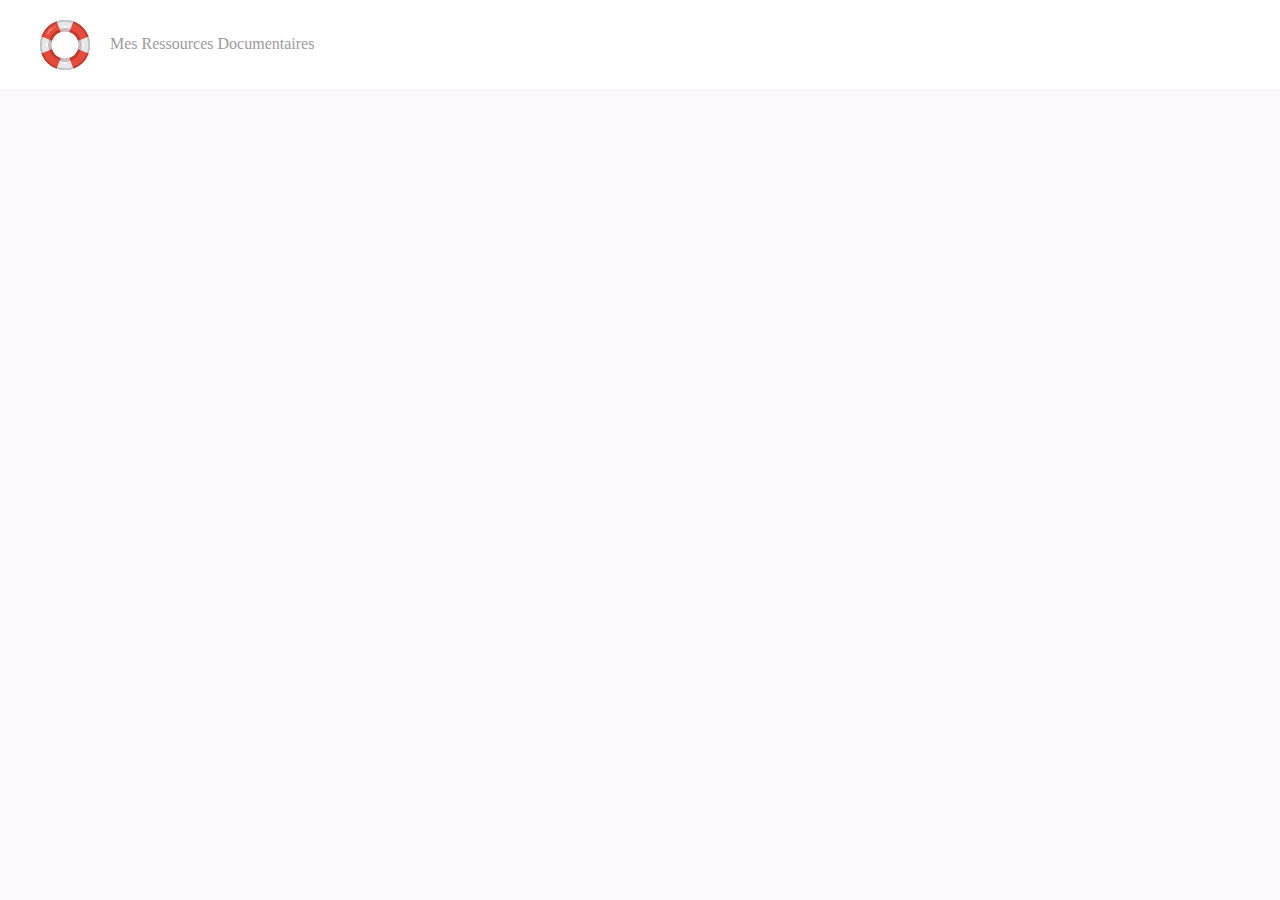
<file: docs/docs/solutions/step1.html>
<!doctype html>
<html lang="fr">
<head>
    <meta charset="utf-8">
    <title>Mes ressources documentaires</title>
    <meta name="viewport" content="width=device-width, initial-scale=1.0" />

    <link href="../assets/normalize.css" rel="stylesheet" />
    <link href="step1.css" rel="stylesheet" />
    <link href="https://fonts.googleapis.com/css?family=Asap:400,700" rel="stylesheet">
</head>
<body>
<div class="header">
    <div class="header-logo">
        <img src="../assets/logo.svg" alt="" />
        Mes Ressources Documentaires
    </div>
</div>
</body>
</html>
</file>
<file: CV/assets/css/github-markdown.css>
@font-face {
  font-family: octicons-anchor;
  src: url([data-uri]) format('woff');
}

body {
  background-color: white;
  max-width: 790px;
  margin: 0 auto;
  padding: 30px 0;
}

.markdown-body {
  -ms-text-size-adjust: 100%;
  -webkit-text-size-adjust: 100%;
  color: #333;
  overflow: hidden;
  font-family: "Helvetica Neue", Helvetica, "Segoe UI", Arial, freesans, sans-serif;
  font-size: 16px;
  line-height: 1.6;
  word-wrap: break-word;
}

.markdown-body a {
  background: transparent;
}

.markdown-body a:active,
.markdown-body a:hover {
  outline: 0;
}

.markdown-body strong {
  font-weight: bold;
}

.markdown-body h1 {
  font-size: 2em;
  margin: 0.67em 0;
}

.markdown-body img {
  border: 0;
}

.markdown-body hr {
  -moz-box-sizing: content-box;
  box-sizing: content-box;
  height: 0;
}

.markdown-body pre {
  overflow: auto;
}

.markdown-body code,
.markdown-body kbd,
.markdown-body pre {
  font-family: monospace, monospace;
  font-size: 1em;
}

.markdown-body input {
  color: inherit;
  font: inherit;
  margin: 0;
}

.markdown-body html input[disabled] {
  cursor: default;
}

.markdown-body input {
  line-height: normal;
}

.markdown-body input[type="checkbox"] {
  -moz-box-sizing: border-box;
  box-sizing: border-box;
  padding: 0;
}

.markdown-body table {
  border-collapse: collapse;
  border-spacing: 0;
}

.markdown-body td,
.markdown-body th {
  padding: 0;
}

.markdown-body * {
  -moz-box-sizing: border-box;
  box-sizing: border-box;
}

.markdown-body input {
  font: 13px/1.4 Helvetica, arial, freesans, clean, sans-serif, "Segoe UI Emoji", "Segoe UI Symbol";
}

.markdown-body a {
  color: #4183c4;
  text-decoration: none;
}

.markdown-body a:hover,
.markdown-body a:focus,
.markdown-body a:active {
  text-decoration: underline;
}

.markdown-body hr {
  height: 0;
  margin: 15px 0;
  overflow: hidden;
  background: transparent;
  border: 0;
  border-bottom: 1px solid #ddd;
}

.markdown-body hr:before {
  display: table;
  content: "";
}

.markdown-body hr:after {
  display: table;
  clear: both;
  content: "";
}

.markdown-body h1,
.markdown-body h2,
.markdown-body h3,
.markdown-body h4,
.markdown-body h5,
.markdown-body h6 {
  margin-top: 15px;
  margin-bottom: 15px;
  line-height: 1.1;
}

.markdown-body h1 {
  font-size: 30px;
}

.markdown-body h2 {
  font-size: 21px;
}

.markdown-body h3 {
  font-size: 16px;
}

.markdown-body h4 {
  font-size: 14px;
}

.markdown-body h5 {
  font-size: 12px;
}

.markdown-body h6 {
  font-size: 11px;
}

.markdown-body blockquote {
  margin: 0;
}

.markdown-body ul,
.markdown-body ol {
  padding: 0;
  margin-top: 0;
  margin-bottom: 0;
}

.markdown-body ol ol,
.markdown-body ul ol {
  list-style-type: lower-roman;
}

.markdown-body ul ul ol,
.markdown-body ul ol ol,
.markdown-body ol ul ol,
.markdown-body ol ol ol {
  list-style-type: lower-alpha;
}

.markdown-body dd {
  margin-left: 0;
}

.markdown-body code {
  font: 12px Consolas, "Liberation Mono", Menlo, Courier, monospace;
}

.markdown-body pre {
  margin-top: 0;
  margin-bottom: 0;
  font: 12px Consolas, "Liberation Mono", Menlo, Courier, monospace;
}

.markdown-body kbd {
  background-color: #e7e7e7;
  background-image: -webkit-linear-gradient(#fefefe, #e7e7e7);
  background-image: linear-gradient(#fefefe, #e7e7e7);
  background-repeat: repeat-x;
  border-radius: 2px;
  border: 1px solid #cfcfcf;
  color: #000;
  padding: 3px 5px;
  line-height: 10px;
  font: 11px Consolas, "Liberation Mono", Menlo, Courier, monospace;
  display: inline-block;
}

.markdown-body>*:first-child {
  margin-top: 0 !important;
}

.markdown-body>*:last-child {
  margin-bottom: 0 !important;
}

.markdown-body .anchor {
  position: absolute;
  top: 0;
  bottom: 0;
  left: 0;
  display: block;
  padding-right: 6px;
  padding-left: 30px;
  margin-left: -30px;
}

.markdown-body .anchor:focus {
  outline: none;
}

.markdown-body h1,
.markdown-body h2,
.markdown-body h3,
.markdown-body h4,
.markdown-body h5,
.markdown-body h6 {
  position: relative;
  margin-top: 1em;
  margin-bottom: 16px;
  font-weight: bold;
  line-height: 1.4;
}

.markdown-body h1 .octicon-link,
.markdown-body h2 .octicon-link,
.markdown-body h3 .octicon-link,
.markdown-body h4 .octicon-link,
.markdown-body h5 .octicon-link,
.markdown-body h6 .octicon-link {
  display: none;
  color: #000;
  vertical-align: middle;
}

.markdown-body h1:hover .anchor,
.markdown-body h2:hover .anchor,
.markdown-body h3:hover .anchor,
.markdown-body h4:hover .anchor,
.markdown-body h5:hover .anchor,
.markdown-body h6:hover .anchor {
  height: 1em;
  padding-left: 8px;
  margin-left: -30px;
  line-height: 1;
  text-decoration: none;
}

.markdown-body h1:hover .anchor .octicon-link,
.markdown-body h2:hover .anchor .octicon-link,
.markdown-body h3:hover .anchor .octicon-link,
.markdown-body h4:hover .anchor .octicon-link,
.markdown-body h5:hover .anchor .octicon-link,
.markdown-body h6:hover .anchor .octicon-link {
  display: inline-block;
}

.markdown-body h1 {
  padding-bottom: 0.3em;
  font-size: 2.25em;
  line-height: 1.2;
  border-bottom: 1px solid #eee;
}

.markdown-body h2 {
  padding-bottom: 0.3em;
  font-size: 1.75em;
  line-height: 1.225;
  border-bottom: 1px solid #eee;
}

.markdown-body h3 {
  font-size: 1.5em;
  line-height: 1.43;
}

.markdown-body h4 {
  font-size: 1.25em;
}

.markdown-body h5 {
  font-size: 1em;
}

.markdown-body h6 {
  font-size: 1em;
  color: #777;
}

.markdown-body p,
.markdown-body blockquote,
.markdown-body ul,
.markdown-body ol,
.markdown-body dl,
.markdown-body table,
.markdown-body pre {
  margin-top: 0;
  margin-bottom: 16px;
}

.markdown-body hr {
  height: 4px;
  padding: 0;
  margin: 16px 0;
  background-color: #e7e7e7;
  border: 0 none;
}

.markdown-body ul,
.markdown-body ol {
  padding-left: 2em;
}

.markdown-body ul ul,
.markdown-body ul ol,
.markdown-body ol ol,
.markdown-body ol ul {
  margin-top: 0;
  margin-bottom: 0;
}

.markdown-body li>p {
  margin-top: 16px;
}

.markdown-body dl {
  padding: 0;
}

.markdown-body dl dt {
  padding: 0;
  margin-top: 16px;
  font-size: 1em;
  font-style: italic;
  font-weight: bold;
}

.markdown-body dl dd {
  padding: 0 16px;
  margin-bottom: 16px;
}

.markdown-body blockquote {
  padding: 0 15px;
  color: #777;
  border-left: 4px solid #ddd;
}

.markdown-body blockquote>:first-child {
  margin-top: 0;
}

.markdown-body blockquote>:last-child {
  margin-bottom: 0;
}

.markdown-body table {
  display: block;
  width: 100%;
  overflow: auto;
  word-break: normal;
  word-break: keep-all;
}

.markdown-body table th {
  font-weight: bold;
}

.markdown-body table th,
.markdown-body table td {
  padding: 6px 13px;
  border: 1px solid #ddd;
}

.markdown-body table tr {
  background-color: #fff;
  border-top: 1px solid #ccc;
}

.markdown-body table tr:nth-child(2n) {
  background-color: #f8f8f8;
}

.markdown-body img {
  max-width: 100%;
  -moz-box-sizing: border-box;
  box-sizing: border-box;
}

.markdown-body code {
  padding: 0;
  padding-top: 0.2em;
  padding-bottom: 0.2em;
  margin: 0;
  font-size: 85%;
  background-color: rgba(0,0,0,0.04);
  border-radius: 3px;
}

.markdown-body code:before,
.markdown-body code:after {
  letter-spacing: -0.2em;
  content: "\00a0";
}

.markdown-body pre>code {
  padding: 0;
  margin: 0;
  font-size: 100%;
  word-break: normal;
  white-space: pre;
  background: transparent;
  border: 0;
}

.markdown-body .highlight {
  margin-bottom: 16px;
}

.markdown-body .highlight pre,
.markdown-body pre {
  padding: 16px;
  overflow: auto;
  font-size: 85%;
  line-height: 1.45;
  background-color: #f7f7f7;
  border-radius: 3px;
}

.markdown-body .highlight pre {
  margin-bottom: 0;
  word-break: normal;
}

.markdown-body pre {
  word-wrap: normal;
}

.markdown-body pre code {
  display: inline;
  max-width: initial;
  padding: 0;
  margin: 0;
  overflow: initial;
  line-height: inherit;
  word-wrap: normal;
  background-color: transparent;
  border: 0;
}

.markdown-body pre code:before,
.markdown-body pre code:after {
  content: normal;
}

.markdown-body .highlight {
  background: #fff;
}

.markdown-body .highlight .mf,
.markdown-body .highlight .mh,
.markdown-body .highlight .mi,
.markdown-body .highlight .mo,
.markdown-body .highlight .il,
.markdown-body .highlight .m {
  color: #945277;
}

.markdown-body .highlight .s,
.markdown-body .highlight .sb,
.markdown-body .highlight .sc,
.markdown-body .highlight .sd,
.markdown-body .highlight .s2,
.markdown-body .highlight .se,
.markdown-body .highlight .sh,
.markdown-body .highlight .si,
.markdown-body .highlight .sx,
.markdown-body .highlight .s1 {
  color: #df5000;
}

.markdown-body .highlight .kc,
.markdown-body .highlight .kd,
.markdown-body .highlight .kn,
.markdown-body .highlight .kp,
.markdown-body .highlight .kr,
.markdown-body .highlight .kt,
.markdown-body .highlight .k,
.markdown-body .highlight .o {
  font-weight: bold;
}

.markdown-body .highlight .kt {
  color: #458;
}

.markdown-body .highlight .c,
.markdown-body .highlight .cm,
.markdown-body .highlight .c1 {
  color: #998;
  font-style: italic;
}

.markdown-body .highlight .cp,
.markdown-body .highlight .cs {
  color: #999;
  font-weight: bold;
}

.markdown-body .highlight .cs {
  font-style: italic;
}

.markdown-body .highlight .n {
  color: #333;
}

.markdown-body .highlight .na,
.markdown-body .highlight .nv,
.markdown-body .highlight .vc,
.markdown-body .highlight .vg,
.markdown-body .highlight .vi {
  color: #008080;
}

.markdown-body .highlight .nb {
  color: #0086B3;
}

.markdown-body .highlight .nc {
  color: #458;
  font-weight: bold;
}

.markdown-body .highlight .no {
  color: #094e99;
}

.markdown-body .highlight .ni {
  color: #800080;
}

.markdown-body .highlight .ne {
  color: #990000;
  font-weight: bold;
}

.markdown-body .highlight .nf {
  color: #945277;
  font-weight: bold;
}

.markdown-body .highlight .nn {
  color: #555;
}

.markdown-body .highlight .nt {
  color: #000080;
}

.markdown-body .highlight .err {
  color: #a61717;
  background-color: #e3d2d2;
}

.markdown-body .highlight .gd {
  color: #000;
  background-color: #fdd;
}

.markdown-body .highlight .gd .x {
  color: #000;
  background-color: #faa;
}

.markdown-body .highlight .ge {
  font-style: italic;
}

.markdown-body .highlight .gr {
  color: #aa0000;
}

.markdown-body .highlight .gh {
  color: #999;
}

.markdown-body .highlight .gi {
  color: #000;
  background-color: #dfd;
}

.markdown-body .highlight .gi .x {
  color: #000;
  background-color: #afa;
}

.markdown-body .highlight .go {
  color: #888;
}

.markdown-body .highlight .gp {
  color: #555;
}

.markdown-body .highlight .gs {
  font-weight: bold;
}

.markdown-body .highlight .gu {
  color: #800080;
  font-weight: bold;
}

.markdown-body .highlight .gt {
  color: #aa0000;
}

.markdown-body .highlight .ow {
  font-weight: bold;
}

.markdown-body .highlight .w {
  color: #bbb;
}

.markdown-body .highlight .sr {
  color: #017936;
}

.markdown-body .highlight .ss {
  color: #8b467f;
}

.markdown-body .highlight .bp {
  color: #999;
}

.markdown-body .highlight .gc {
  color: #999;
  background-color: #EAF2F5;
}

.markdown-body .octicon {
  font: normal normal 16px octicons-anchor;
  line-height: 1;
  display: inline-block;
  text-decoration: none;
  -webkit-font-smoothing: antialiased;
  -moz-osx-font-smoothing: grayscale;
  -webkit-user-select: none;
  -moz-user-select: none;
  -ms-user-select: none;
  user-select: none;
}

.markdown-body .octicon-link:before {
  content: '\f05c';
}

.markdown-body .task-list-item {
  list-style-type: none;
}

.markdown-body .task-list-item+.task-list-item {
  margin-top: 3px;
}

.markdown-body .task-list-item input {
  float: left;
  margin: 0.3em 0 0.25em -1.6em;
  vertical-align: middle;
}

@media (min-width: 43.75em) {
  body {
    padding: 30px;
  }
}
</file>
<file: CV/assets/css/pilcrow.css>
/* needed because the container has overflow: hidden, but the pilcrows overflow */
.markdown-body {
  padding-left: 30px;
}

.markdown-body h1,
.markdown-body h2,
.markdown-body h3,
.markdown-body h4,
.markdown-body h5,
.markdown-body h6 {
  position: relative;
}

.markdown-body h1:hover .header-link:before,
.markdown-body h2:hover .header-link:before,
.markdown-body h3:hover .header-link:before,
.markdown-body h4:hover .header-link:before,
.markdown-body h5:hover .header-link:before,
.markdown-body h6:hover .header-link:before {
    content: "\00B6";/* pilcrow */
    color: #888;
    font-size: smaller;
}

.markdown-body .header-link {
  -webkit-user-select: none;
  -moz-user-select: none;
  -ms-user-select: none;
  user-select: none;

  position: absolute;
  top: 0;
  left: -0.7em;
  display: block;
  padding-right: 1em;
}

.markdown-body h1:hover .header-link,
.markdown-body h2:hover .header-link,
.markdown-body h3:hover .header-link,
.markdown-body h4:hover .header-link,
.markdown-body h5:hover .header-link,
.markdown-body h6:hover .header-link {
  display: inline-block;
  text-decoration: none;
}
</file>
<file: CV/workspace/style.css>
*{
  box-sizing: border-box;
}

.container{
  max-width: 1000px;
  display: flex;
  flex-direction: row;
  bottom: 0;
  min-height: 100vh;
  margin-left: auto;
  margin-right: auto;

}

.aside{
  display: flex;
  align-items: center;
  background-color: #3B7BA7;
  width:300px;
  padding: 50px;
}

.main{
  display: flex;
  flex-direction: column;
  justify-content: center;

  padding: 50px;
  width : 700px;
}


.container:nth-of-type(n+1){
  max-width: 1000px;
  font-size: 20px;
  display: flex;
  flex-direction: row;
  bottom: 0;
  min-height: 100vh;
  font-family: "Lato", sans-serif;
  line-height: 1.75;
  color: #333
}

.container:nth-of-type(n+2){
  min-height: 0px;
}

.container:nth-of-type(n+2) .main{
  display: flex;
  flex-direction: column;
  justify-content: flex-start;
  color: #333;
}

.container:nth-of-type(n+2) .aside{
  display: flex;
  align-items: flex-start;
  justify-content: flex-end;
  color: black;
  min-height: 0px;
}

.container:nth-of-type(n+2) h2{
  margin-top: 20px;
}

.container:nth-of-type(n+2) td{
  text-align: right;
}

.container:nth-of-type(even) .aside{
  background-color: #3B7BA7;
  width:300px;
  padding: 50px;
  background-color: #367099;
}

.container:nth-of-type(even) .main{


  padding: 50px;
  width : 700px;
  background-color: #f5f5f5;
}

.entete{
  display: flex;
  justify-content: center;
  flex-direction: column;
  padding: 50px;
  width : 700px;
}


.nom{
  font-weight:bold;
  color: #7ba73b;
  font-size: 60px;
  margin : 0px;
  font-family: 'Cinzel Decorative', cursive;
}

.prenom{
  font-weight: bolder;
  color: #000000;
  font-size: 60px;
  margin : 0px;
  font-family: 'Cinzel Decorative', cursive;
}

.title{
  color: #939393;
  font-size: 30px;
  height: 30px;
  margin-top : 30px;
  font-family: 'Cinzel Decorative', cursive;
}

.cartouche{
    position: absolute;
    bottom : 0;
    width: 100%;
}
table{
  border-style: solid hidden hidden;
  border-top-color: #939393;
  border-top-width: 2px;
  width: 100%;
  max-width: 550px;
}
th{
  color: #555555;
  text-align: left;
  font-weight: bold;
  font-family: "Helvetica", Arial, sans-serif;
}

td{
  color: #555555;
  font-family: "Helvetica", Arial, sans-serif;
}

img{
  max-width: 100%;
  max-height: 100%;
  border-radius: 50%;
}
</file>
<file: docs/docs/solutions/step1.css>
html {
    height: 100%;
}

body {
    height: 100%;
    background: #FBF8FB;
}

.header {
    background: white;
    border-bottom: 1px solid #EFEFEE;

    color: #9E999C;
}

.header-logo {
    padding: 20px 40px;
}

.header-logo img {
    width: 50px;
    margin-right: 16px;
    vertical-align: middle;
}
</file>
<file: CV/assets/css/hljs-github.min.css>
/*

github.com style (c) Vasily Polovnyov <vast@whiteants.net>

*/

.hljs {
  display: block;
  overflow-x: auto;
  padding: 0.5em;
  color: #333;
  background: #f8f8f8;
  -webkit-text-size-adjust: none;
}

.hljs-comment,
.diff .hljs-header,
.hljs-javadoc {
  color: #998;
  font-style: italic;
}

.hljs-keyword,
.css .rule .hljs-keyword,
.hljs-winutils,
.nginx .hljs-title,
.hljs-subst,
.hljs-request,
.hljs-status {
  color: #333;
  font-weight: bold;
}

.hljs-number,
.hljs-hexcolor,
.ruby .hljs-constant {
  color: #008080;
}

.hljs-string,
.hljs-tag .hljs-value,
.hljs-phpdoc,
.hljs-dartdoc,
.tex .hljs-formula {
  color: #d14;
}

.hljs-title,
.hljs-id,
.scss .hljs-preprocessor {
  color: #900;
  font-weight: bold;
}

.hljs-list .hljs-keyword,
.hljs-subst {
  font-weight: normal;
}

.hljs-class .hljs-title,
.hljs-type,
.vhdl .hljs-literal,
.tex .hljs-command {
  color: #458;
  font-weight: bold;
}

.hljs-tag,
.hljs-tag .hljs-title,
.hljs-rules .hljs-property,
.django .hljs-tag .hljs-keyword {
  color: #000080;
  font-weight: normal;
}

.hljs-attribute,
.hljs-variable,
.lisp .hljs-body {
  color: #008080;
}

.hljs-regexp {
  color: #009926;
}

.hljs-symbol,
.ruby .hljs-symbol .hljs-string,
.lisp .hljs-keyword,
.clojure .hljs-keyword,
.scheme .hljs-keyword,
.tex .hljs-special,
.hljs-prompt {
  color: #990073;
}

.hljs-built_in {
  color: #0086b3;
}

.hljs-preprocessor,
.hljs-pragma,
.hljs-pi,
.hljs-doctype,
.hljs-shebang,
.hljs-cdata {
  color: #999;
  font-weight: bold;
}

.hljs-deletion {
  background: #fdd;
}

.hljs-addition {
  background: #dfd;
}

.diff .hljs-change {
  background: #0086b3;
}

.hljs-chunk {
  color: #aaa;
}
</file>
